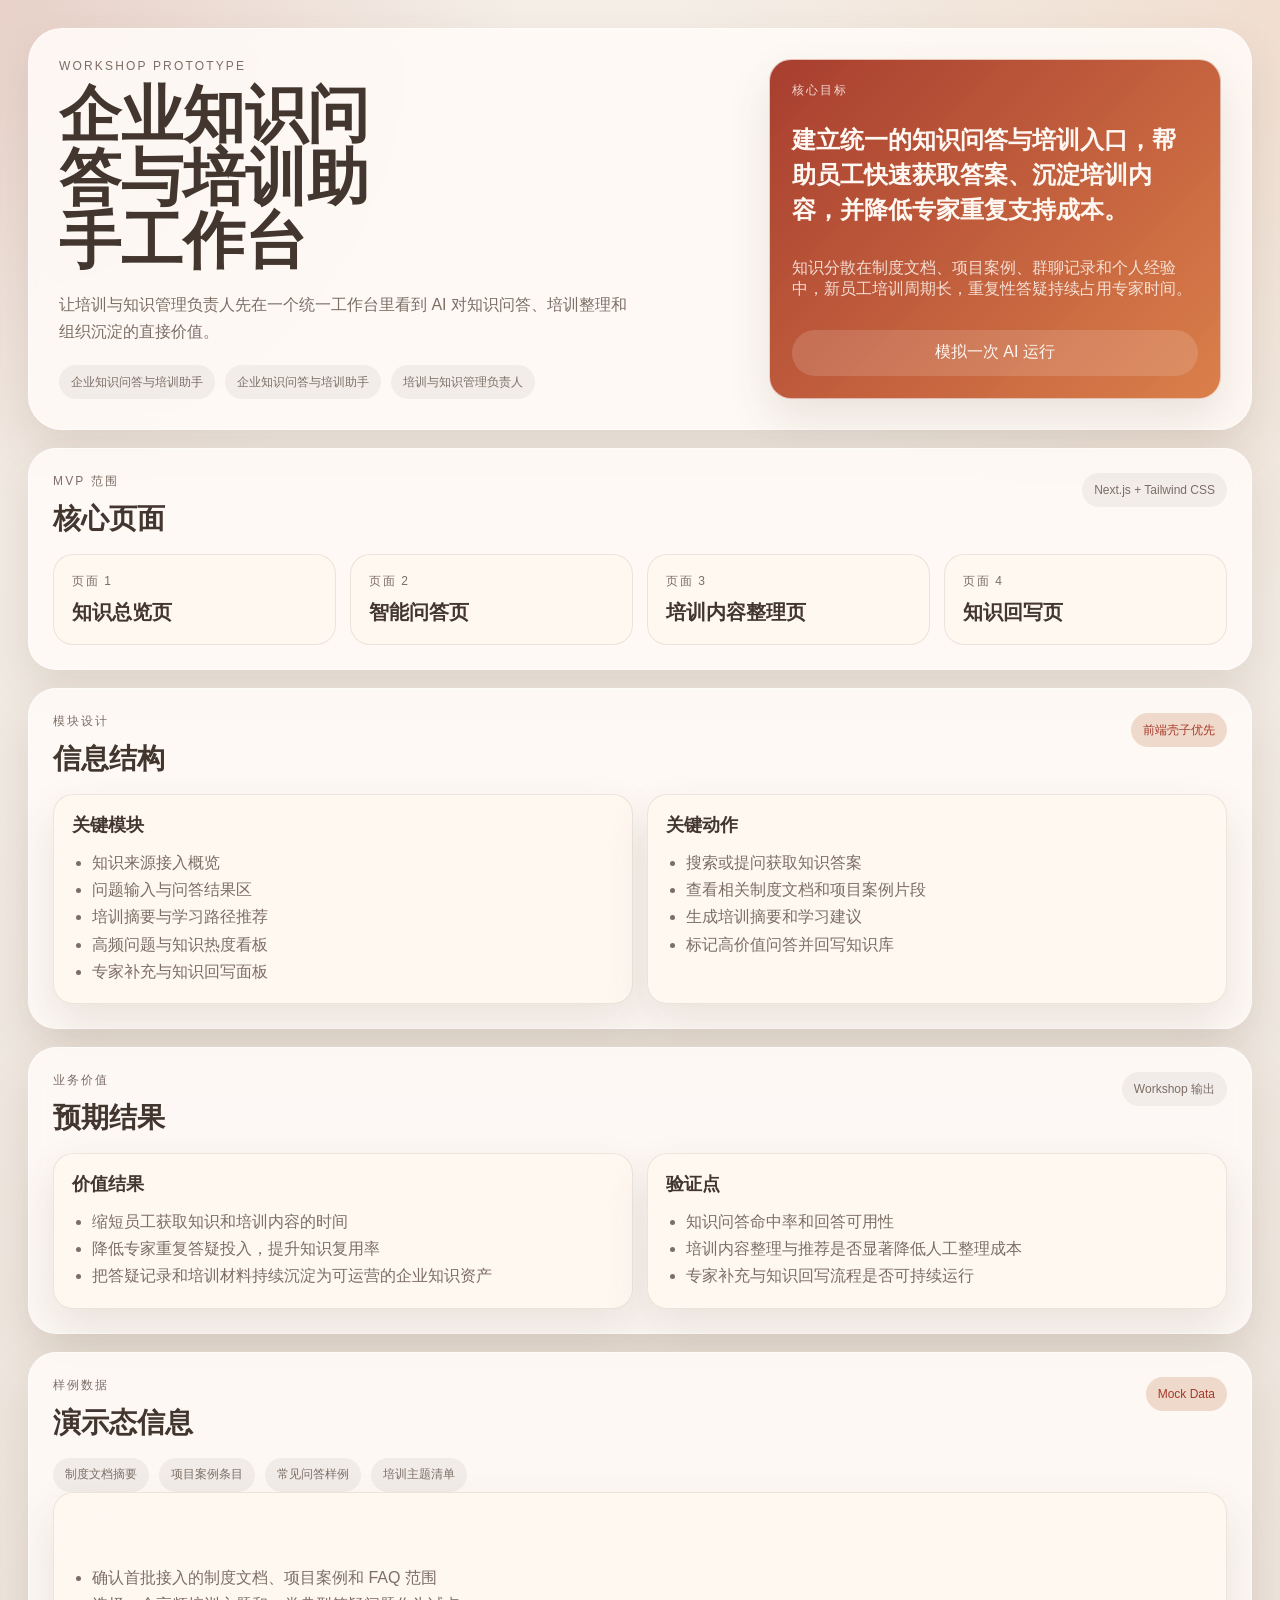
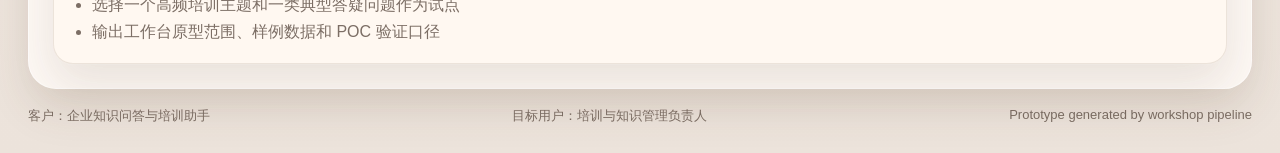
<file: ppt-generation-enterprise/workspace/企业知识问答与培训助手-企业知识问答与培训助手/mvp-prototype/index.html>
<!DOCTYPE html>
<html lang="zh-CN">
  <head>
    <meta charset="UTF-8" />
    <meta name="viewport" content="width=device-width, initial-scale=1.0" />
    <title>企业知识问答与培训助手工作台</title>
    <link rel="stylesheet" href="./styles.css" />
    <script defer src="./app.js"></script>
  </head>
  <body>
    <div class="page-shell">
      <header class="hero">
        <div class="hero-copy">
          <p class="eyebrow">WORKSHOP PROTOTYPE</p>
          <h1>企业知识问答与培训助手工作台</h1>
          <p class="hero-text">让培训与知识管理负责人先在一个统一工作台里看到 AI 对知识问答、培训整理和组织沉淀的直接价值。</p>
          <div class="hero-meta">
            <span>企业知识问答与培训助手</span>
            <span>企业知识问答与培训助手</span>
            <span>培训与知识管理负责人</span>
          </div>
        </div>
        <div class="hero-panel">
          <p class="mini-label">核心目标</p>
          <strong>建立统一的知识问答与培训入口，帮助员工快速获取答案、沉淀培训内容，并降低专家重复支持成本。</strong>
          <p>知识分散在制度文档、项目案例、群聊记录和个人经验中，新员工培训周期长，重复性答疑持续占用专家时间。</p>
          <button class="primary-button" id="simulate-button" type="button">模拟一次 AI 运行</button>
        </div>
      </header>

      <main class="content-grid">
        <section class="panel">
          <div class="section-head">
            <div>
              <p class="eyebrow">MVP 范围</p>
              <h2>核心页面</h2>
            </div>
            <span class="badge">Next.js + Tailwind CSS</span>
          </div>
          <div class="card-grid">
            <article class="info-card"><span>页面 1</span><strong>知识总览页</strong></article>
<article class="info-card"><span>页面 2</span><strong>智能问答页</strong></article>
<article class="info-card"><span>页面 3</span><strong>培训内容整理页</strong></article>
<article class="info-card"><span>页面 4</span><strong>知识回写页</strong></article>
          </div>
        </section>

        <section class="panel">
          <div class="section-head">
            <div>
              <p class="eyebrow">模块设计</p>
              <h2>信息结构</h2>
            </div>
            <span class="badge badge-soft">前端壳子优先</span>
          </div>
          <div class="two-column">
            <div class="subpanel">
              <h3>关键模块</h3>
              <ul><li>知识来源接入概览</li>
<li>问题输入与问答结果区</li>
<li>培训摘要与学习路径推荐</li>
<li>高频问题与知识热度看板</li>
<li>专家补充与知识回写面板</li></ul>
            </div>
            <div class="subpanel">
              <h3>关键动作</h3>
              <ul><li>搜索或提问获取知识答案</li>
<li>查看相关制度文档和项目案例片段</li>
<li>生成培训摘要和学习建议</li>
<li>标记高价值问答并回写知识库</li></ul>
            </div>
          </div>
        </section>

        <section class="panel">
          <div class="section-head">
            <div>
              <p class="eyebrow">业务价值</p>
              <h2>预期结果</h2>
            </div>
            <span class="badge">Workshop 输出</span>
          </div>
          <div class="two-column">
            <div class="subpanel">
              <h3>价值结果</h3>
              <ul><li>缩短员工获取知识和培训内容的时间</li>
<li>降低专家重复答疑投入，提升知识复用率</li>
<li>把答疑记录和培训材料持续沉淀为可运营的企业知识资产</li></ul>
            </div>
            <div class="subpanel">
              <h3>验证点</h3>
              <ul><li>知识问答命中率和回答可用性</li>
<li>培训内容整理与推荐是否显著降低人工整理成本</li>
<li>专家补充与知识回写流程是否可持续运行</li></ul>
            </div>
          </div>
        </section>

        <section class="panel">
          <div class="section-head">
            <div>
              <p class="eyebrow">样例数据</p>
              <h2>演示态信息</h2>
            </div>
            <span class="badge badge-soft">Mock Data</span>
          </div>
          <div class="chip-row">
            <span>制度文档摘要</span>
<span>项目案例条目</span>
<span>常见问答样例</span>
<span>培训主题清单</span>
          </div>
          <div class="subpanel accent-panel">
            <p class="mini-label">下一步</p>
            <ul><li>确认首批接入的制度文档、项目案例和 FAQ 范围</li>
<li>选择一个高频培训主题和一类典型答疑问题作为试点</li>
<li>输出工作台原型范围、样例数据和 POC 验证口径</li></ul>
          </div>
        </section>
      </main>

      <footer class="page-footer">
        <span>客户：企业知识问答与培训助手</span>
        <span>目标用户：培训与知识管理负责人</span>
        <span>Prototype generated by workshop pipeline</span>
      </footer>
    </div>
  </body>
</html>
</file>
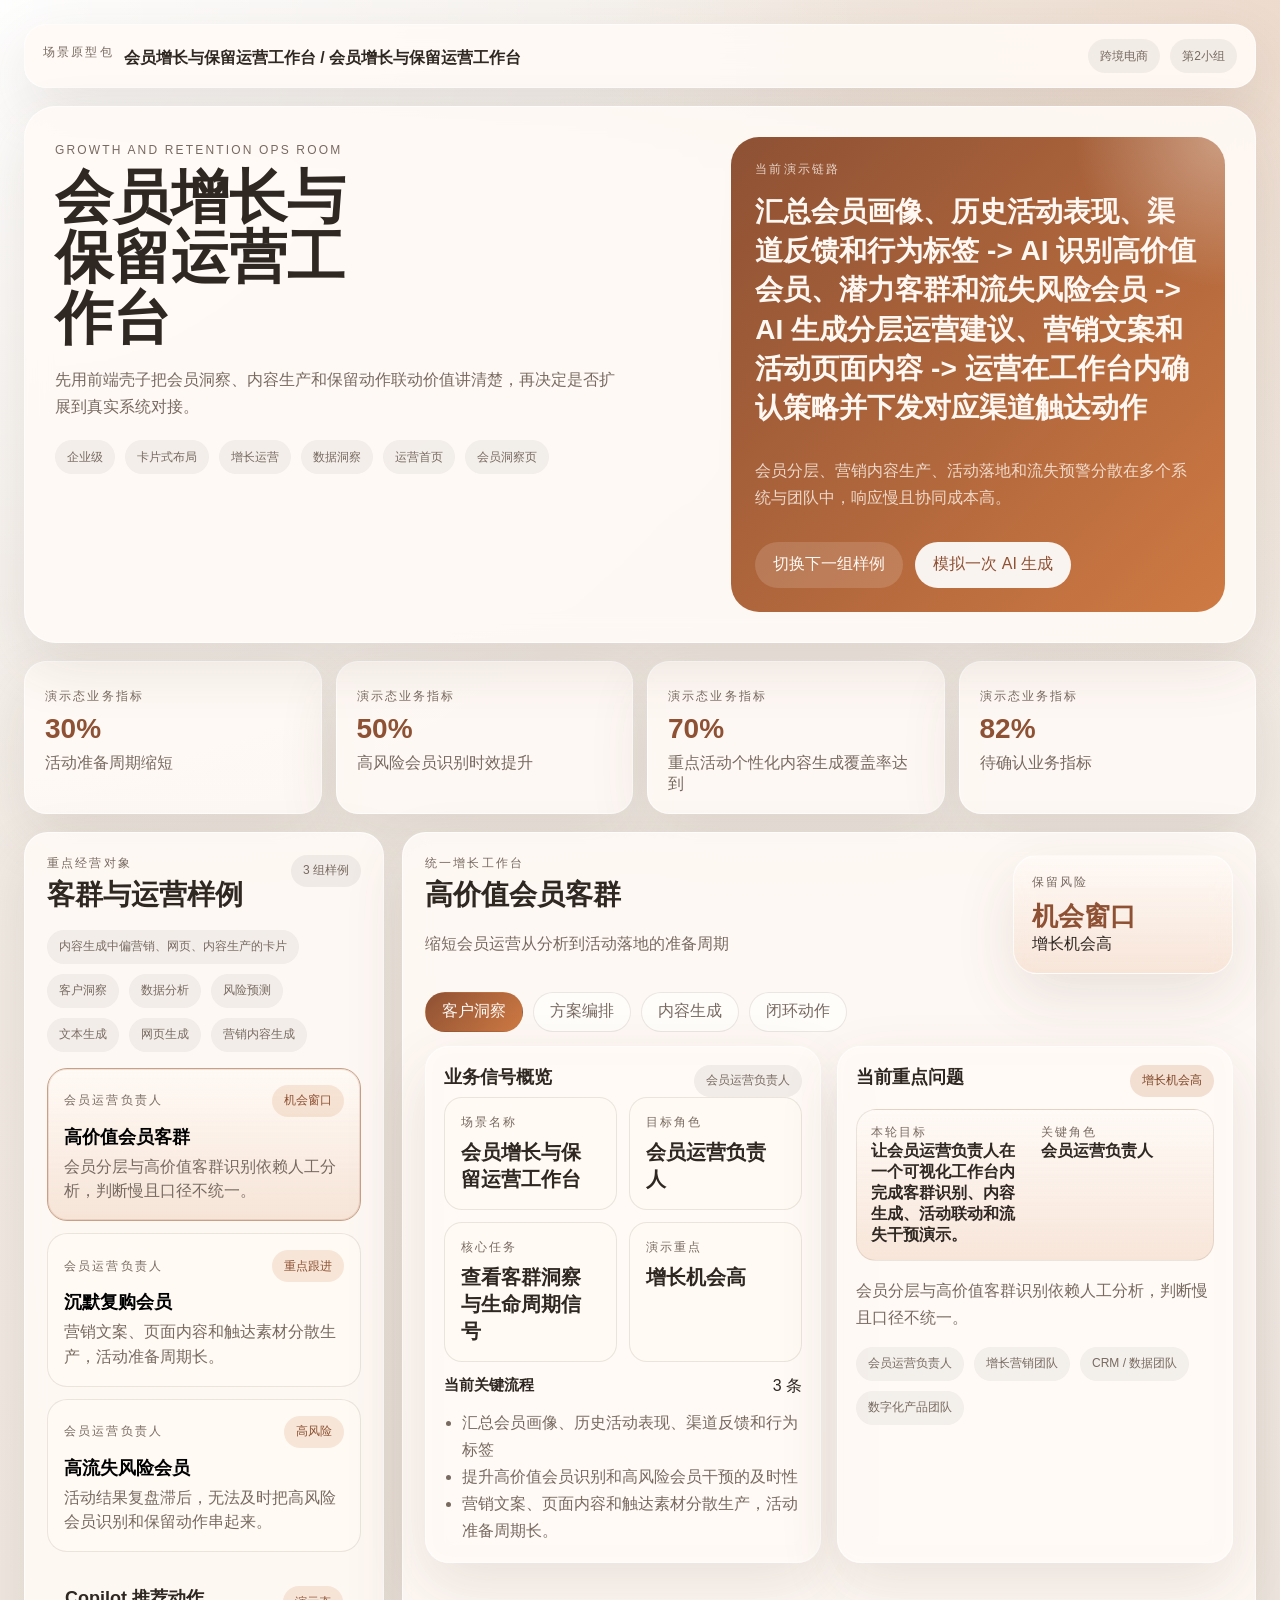
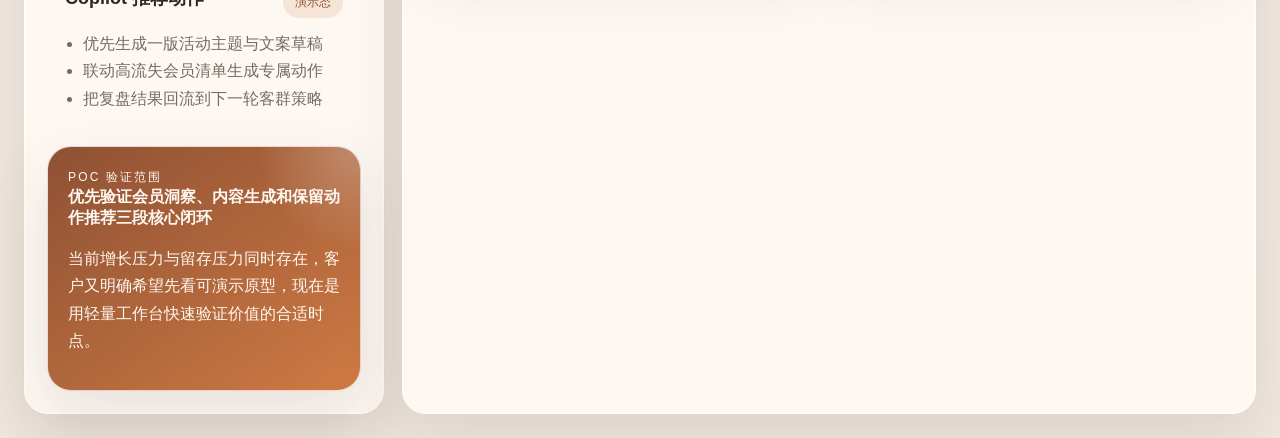
<file: ppt-generation-enterprise/workspace/会员增长与保留运营工作台-会员增长与保留运营工作台/mvp-prototype/index.html>
<!DOCTYPE html>
<html lang="zh-CN">
  <head>
    <meta charset="UTF-8" />
    <meta name="viewport" content="width=device-width, initial-scale=1.0" />
    <title>会员增长与保留运营工作台</title>
    <link rel="stylesheet" href="./styles.css" />
    <script id="prototype-data" type="application/json">{
  "variant": "growth",
  "theme": "growth",
  "context": {
    "customer": "会员增长与保留运营工作台",
    "industry": "跨境电商",
    "group_name": "第2小组",
    "scenario_name": "会员增长与保留运营工作台",
    "target_user": "会员运营负责人",
    "prototype_name": "会员增长与保留运营工作台",
    "hero_label": "GROWTH AND RETENTION OPS ROOM",
    "nav_label": "场景原型包",
    "workspace_kicker": "统一增长工作台",
    "queue_label": "重点经营对象",
    "status_label": "保留风险",
    "sidebar_title": "客群与运营样例",
    "sidebar_badge": "3 组样例",
    "run_button": "模拟一次 AI 生成",
    "cycle_button": "切换下一组样例"
  },
  "hero": {
    "goal": "让会员运营负责人在一个可视化工作台内完成客群识别、内容生成、活动联动和流失干预演示。",
    "brief": "先用前端壳子把会员洞察、内容生产和保留动作联动价值讲清楚，再决定是否扩展到真实系统对接。",
    "problem": "会员分层、营销内容生产、活动落地和流失预警分散在多个系统与团队中，响应慢且协同成本高。",
    "flow": "汇总会员画像、历史活动表现、渠道反馈和行为标签 -> AI 识别高价值会员、潜力客群和流失风险会员 -> AI 生成分层运营建议、营销文案和活动页面内容 -> 运营在工作台内确认策略并下发对应渠道触达动作",
    "tags": [
      "企业级",
      "卡片式布局",
      "增长运营",
      "数据洞察",
      "运营首页",
      "会员洞察页"
    ]
  },
  "tabs": [
    "客户洞察",
    "方案编排",
    "内容生成",
    "闭环动作"
  ],
  "kpis": [
    {
      "value": "30%",
      "label": "活动准备周期缩短",
      "detail": "演示态业务指标"
    },
    {
      "value": "50%",
      "label": "高风险会员识别时效提升",
      "detail": "演示态业务指标"
    },
    {
      "value": "70%",
      "label": "重点活动个性化内容生成覆盖率达到",
      "detail": "演示态业务指标"
    },
    {
      "value": "82%",
      "label": "待确认业务指标",
      "detail": "演示态业务指标"
    }
  ],
  "work_items": [
    {
      "name": "高价值会员客群",
      "badge": "机会窗口",
      "owner": "会员运营负责人",
      "headline": "缩短会员运营从分析到活动落地的准备周期",
      "summary": "会员分层与高价值客群识别依赖人工分析，判断慢且口径不统一。",
      "focus": "增长机会高",
      "signals": [
        "汇总会员画像、历史活动表现、渠道反馈和行为标签",
        "提升高价值会员识别和高风险会员干预的及时性",
        "营销文案、页面内容和触达素材分散生产，活动准备周期长。"
      ],
      "journey": [
        "查看客群洞察与生命周期信号",
        "生成营销内容与活动页面草稿",
        "查看结果并触发下一轮干预动作"
      ],
      "recommendations": [
        "优先生成一版活动主题与文案草稿",
        "联动高流失会员清单生成专属动作",
        "把复盘结果回流到下一轮客群策略"
      ],
      "generated_asset": {
        "title": "高价值会员客群 经营动作草案",
        "body": "缩短会员运营从分析到活动落地的准备周期"
      }
    },
    {
      "name": "沉默复购会员",
      "badge": "重点跟进",
      "owner": "会员运营负责人",
      "headline": "提升高价值会员识别和高风险会员干预的及时性",
      "summary": "营销文案、页面内容和触达素材分散生产，活动准备周期长。",
      "focus": "复购潜力待激活",
      "signals": [
        "AI 识别高价值会员、潜力客群和流失风险会员",
        "把内容生产、活动执行和复盘分析整合为统一工作台",
        "活动结果复盘滞后，无法及时把高风险会员识别和保留动作串起来。"
      ],
      "journey": [
        "查看客群洞察与生命周期信号",
        "生成营销内容与活动页面草稿",
        "查看结果并触发下一轮干预动作"
      ],
      "recommendations": [
        "优先生成一版活动主题与文案草稿",
        "联动高流失会员清单生成专属动作",
        "把复盘结果回流到下一轮客群策略"
      ],
      "generated_asset": {
        "title": "沉默复购会员 经营动作草案",
        "body": "提升高价值会员识别和高风险会员干预的及时性"
      }
    },
    {
      "name": "高流失风险会员",
      "badge": "高风险",
      "owner": "会员运营负责人",
      "headline": "把内容生产、活动执行和复盘分析整合为统一工作台",
      "summary": "活动结果复盘滞后，无法及时把高风险会员识别和保留动作串起来。",
      "focus": "需要即时保留动作",
      "signals": [
        "AI 生成分层运营建议、营销文案和活动页面内容",
        "缩短会员运营从分析到活动落地的准备周期",
        "会员分层与高价值客群识别依赖人工分析，判断慢且口径不统一。"
      ],
      "journey": [
        "查看客群洞察与生命周期信号",
        "生成营销内容与活动页面草稿",
        "查看结果并触发下一轮干预动作"
      ],
      "recommendations": [
        "优先生成一版活动主题与文案草稿",
        "联动高流失会员清单生成专属动作",
        "把复盘结果回流到下一轮客群策略"
      ],
      "generated_asset": {
        "title": "高流失风险会员 经营动作草案",
        "body": "把内容生产、活动执行和复盘分析整合为统一工作台"
      }
    }
  ],
  "active_item_name": "高价值会员客群",
  "capability_cards": [
    {
      "title": "会员洞察与客群分层",
      "body": "会员分层、价值识别与风险评分能力",
      "products": [
        "Microsoft Fabric",
        "Azure Machine Learning",
        "Azure OpenAI"
      ]
    },
    {
      "title": "营销内容与页面生成",
      "body": "营销文案、页面草案与多版本内容生成",
      "products": [
        "Azure OpenAI",
        "Azure AI Content Understanding"
      ]
    },
    {
      "title": "工作流协同与动作执行",
      "body": "活动触发、保留任务编排与结果回写闭环",
      "products": [
        "Power Automate",
        "Dynamics 365 Customer Insights"
      ]
    }
  ],
  "screen_cards": [
    {
      "title": "运营首页",
      "body": "筛选目标会员客群"
    },
    {
      "title": "会员洞察页",
      "body": "查看 AI 洞察与风险标签"
    },
    {
      "title": "内容生成页",
      "body": "生成营销文案和页面内容"
    },
    {
      "title": "保留动作与复盘页",
      "body": "确认并下发保留动作建议"
    }
  ],
  "overview": {
    "signals": [
      "汇总会员画像、历史活动表现、渠道反馈和行为标签",
      "AI 识别高价值会员、潜力客群和流失风险会员",
      "AI 生成分层运营建议、营销文案和活动页面内容",
      "运营在工作台内确认策略并下发对应渠道触达动作",
      "系统跟踪活动反馈并对重点会员自动推荐保留动作"
    ],
    "pain_points": [
      "会员分层与高价值客群识别依赖人工分析，判断慢且口径不统一。",
      "营销文案、页面内容和触达素材分散生产，活动准备周期长。",
      "活动结果复盘滞后，无法及时把高风险会员识别和保留动作串起来。"
    ],
    "outcomes": [
      "缩短会员运营从分析到活动落地的准备周期",
      "提升高价值会员识别和高风险会员干预的及时性",
      "把内容生产、活动执行和复盘分析整合为统一工作台"
    ],
    "validation_points": [
      "会员分层和流失风险识别结果是否能支持运营决策",
      "营销内容生成是否能明显缩短活动准备时间",
      "保留动作推荐是否能支撑重点会员跟进和复盘分析"
    ],
    "next_actions": [
      "明确首批会员数据与活动样例范围",
      "确定 MVP 页面结构与演示样例数据",
      "启动 2 到 4 周 POC，验证洞察、生成与保留联动效果"
    ],
    "stakeholders": [
      "会员运营负责人",
      "增长营销团队",
      "CRM / 数据团队",
      "数字化产品团队"
    ],
    "selected_cards": [
      "内容生成中偏营销、网页、内容生产的卡片",
      "客户洞察",
      "数据分析",
      "风险预测",
      "文本生成",
      "网页生成",
      "营销内容生成"
    ],
    "modules": [
      "会员分层总览卡片",
      "高价值会员与流失风险榜单",
      "活动策略与文案生成区",
      "页面内容预览区",
      "保留动作推荐区",
      "活动效果复盘区"
    ],
    "actions": [
      "筛选目标会员客群",
      "查看 AI 洞察与风险标签",
      "生成营销文案和页面内容",
      "确认并下发保留动作建议",
      "查看活动反馈与复盘结果"
    ],
    "sample_data": [
      "会员分层标签与价值评分样例",
      "历史活动效果与渠道反馈样例",
      "流失风险会员名单样例",
      "AI 生成营销文案与页面草案样例"
    ],
    "scope": "优先验证会员洞察、内容生成和保留动作推荐三段核心闭环",
    "why_now": "当前增长压力与留存压力同时存在，客户又明确希望先看可演示原型，现在是用轻量工作台快速验证价值的合适时点。",
    "deliverables": [
      "会员增长与保留运营工作台方案 PPT",
      "目标 AI Flow 讲解页",
      "轻量原型规格文档与 POC 范围建议"
    ]
  },
  "actions": [
    "触发专属优惠",
    "生成活动落地页",
    "创建 CRM 跟进任务"
  ]
}</script>
    <script defer src="./script.js"></script>
  </head>
  <body data-theme="growth">
    <div class="page-shell">
      <nav class="page-nav">
        <div class="nav-context">
          <span class="nav-label">场景原型包</span>
          <strong>会员增长与保留运营工作台 / 会员增长与保留运营工作台</strong>
        </div>
        <div class="nav-badges">
          <span>跨境电商</span>
          <span>第2小组</span>
        </div>
      </nav>

      <header class="hero-panel">
        <div class="hero-copy-block">
          <p class="eyebrow">GROWTH AND RETENTION OPS ROOM</p>
          <h1 id="hero-title"></h1>
          <p class="hero-copy" id="hero-brief"></p>
          <div class="hero-tags" id="hero-tags"></div>
        </div>

        <div class="hero-signal-panel">
          <p class="eyebrow">当前演示链路</p>
          <strong id="hero-flow"></strong>
          <p class="hero-brief" id="hero-problem"></p>
          <div class="hero-actions">
            <button id="cycle-item-button" class="primary-button" type="button">切换下一组样例</button>
            <button id="simulate-run-button" class="secondary-button" type="button">模拟一次 AI 生成</button>
          </div>
        </div>
      </header>

      <section class="kpi-strip" id="kpi-strip"></section>

      <main class="dashboard-layout">
        <aside class="panel sidebar-panel">
          <div class="panel-heading">
            <div>
              <p class="panel-kicker">重点经营对象</p>
              <h2>客群与运营样例</h2>
            </div>
            <span class="badge">3 组样例</span>
          </div>

          <div class="chip-row" id="card-chip-row"></div>
          <div class="work-item-list" id="work-item-list"></div>

          <section class="sidebar-block">
            <div class="subheading-row">
              <h3>Copilot 推荐动作</h3>
              <span class="badge badge-soft">演示态</span>
            </div>
            <ul class="bullet-list" id="recommended-actions"></ul>
          </section>

          <section class="sidebar-block accent-block">
            <p class="mini-label">POC 验证范围</p>
            <strong id="poc-focus"></strong>
            <p id="poc-note"></p>
          </section>
        </aside>

        <section class="panel workspace-panel">
          <div class="workspace-header">
            <div>
              <p class="panel-kicker">统一增长工作台</p>
              <h2 id="workspace-title"></h2>
              <p class="workspace-subtitle" id="workspace-subtitle"></p>
            </div>
            <div class="headline-card">
              <p class="mini-label">保留风险</p>
              <strong id="status-title"></strong>
              <span id="status-note"></span>
            </div>
          </div>

          <nav class="screen-nav" id="screen-nav">
            <button class="screen-button is-active" data-screen="overview" type="button">客户洞察</button>
            <button class="screen-button" data-screen="design" type="button">方案编排</button>
            <button class="screen-button" data-screen="generate" type="button">内容生成</button>
            <button class="screen-button" data-screen="closure" type="button">闭环动作</button>
          </nav>

          <section class="screen-stage">
            <article class="screen-panel is-active" data-screen-panel="overview">
              <div class="screen-grid two-up-grid">
                <section class="subpanel">
                  <div class="subheading-row">
                    <h3>业务信号概览</h3>
                    <span class="badge" id="active-owner"></span>
                  </div>
                  <div class="stat-grid" id="overview-stats"></div>
                  <div class="timeline-card">
                    <div class="subheading-row">
                      <h4>当前关键流程</h4>
                      <span id="signal-count"></span>
                    </div>
                    <ul class="timeline-list" id="signal-list"></ul>
                  </div>
                </section>

                <section class="subpanel">
                  <div class="subheading-row">
                    <h3>当前重点问题</h3>
                    <span class="badge badge-warm" id="focus-badge"></span>
                  </div>
                  <div class="highlight-block">
                    <div>
                      <p class="mini-label">本轮目标</p>
                      <strong id="goal-title"></strong>
                    </div>
                    <div>
                      <p class="mini-label">关键角色</p>
                      <strong id="target-user"></strong>
                    </div>
                  </div>
                  <p class="summary-text" id="problem-summary"></p>
                  <div class="tag-cloud" id="stakeholder-tags"></div>
                </section>
              </div>
            </article>

            <article class="screen-panel" data-screen-panel="design">
              <div class="screen-grid two-up-grid">
                <section class="subpanel">
                  <div class="subheading-row">
                    <h3>方案路径与业务编排</h3>
                    <span class="badge">方案结构</span>
                  </div>
                  <div class="journey-stack" id="journey-stack"></div>
                </section>

                <section class="subpanel">
                  <div class="subheading-row">
                    <h3>能力与产品承接</h3>
                    <span class="badge badge-soft">MVP 范围</span>
                  </div>
                  <div class="capability-grid" id="capability-grid"></div>
                </section>
              </div>
            </article>

            <article class="screen-panel" data-screen-panel="generate">
              <div class="screen-grid two-up-grid">
                <section class="subpanel">
                  <div class="subheading-row">
                    <h3>当前生成结果</h3>
                    <span class="badge">工作台输出</span>
                  </div>
                  <div class="content-card">
                    <p class="mini-label">主输出</p>
                    <strong id="generated-title"></strong>
                    <p id="generated-body"></p>
                  </div>
                  <div class="action-stack" id="action-stack"></div>
                </section>

                <section class="subpanel">
                  <div class="subheading-row">
                    <h3>原型页面结构</h3>
                    <span class="badge badge-soft">可演示</span>
                  </div>
                  <div class="preview-grid" id="screen-card-grid"></div>
                  <div class="mock-data-card">
                    <p class="mini-label">样例数据</p>
                    <div class="chip-row" id="sample-data-row"></div>
                  </div>
                </section>
              </div>
            </article>

            <article class="screen-panel" data-screen-panel="closure">
              <div class="screen-grid two-up-grid">
                <section class="subpanel">
                  <div class="subheading-row">
                    <h3>验证点与业务结果</h3>
                    <span class="badge badge-warm">POC</span>
                  </div>
                  <div class="closure-columns">
                    <div>
                      <p class="mini-label">预期结果</p>
                      <ul class="bullet-list" id="outcome-list"></ul>
                    </div>
                    <div>
                      <p class="mini-label">验证重点</p>
                      <ul class="bullet-list" id="validation-list"></ul>
                    </div>
                  </div>
                </section>

                <section class="subpanel">
                  <div class="subheading-row">
                    <h3>下一步动作与运行日志</h3>
                    <span class="badge">实时 mock</span>
                  </div>
                  <ul class="bullet-list" id="next-action-list"></ul>
                  <div class="execution-card">
                    <p class="mini-label">运行日志</p>
                    <strong id="execution-status"></strong>
                    <ul class="execution-list" id="execution-list"></ul>
                  </div>
                </section>
              </div>
            </article>
          </section>
        </section>
      </main>
    </div>
  </body>
</html>
</file>
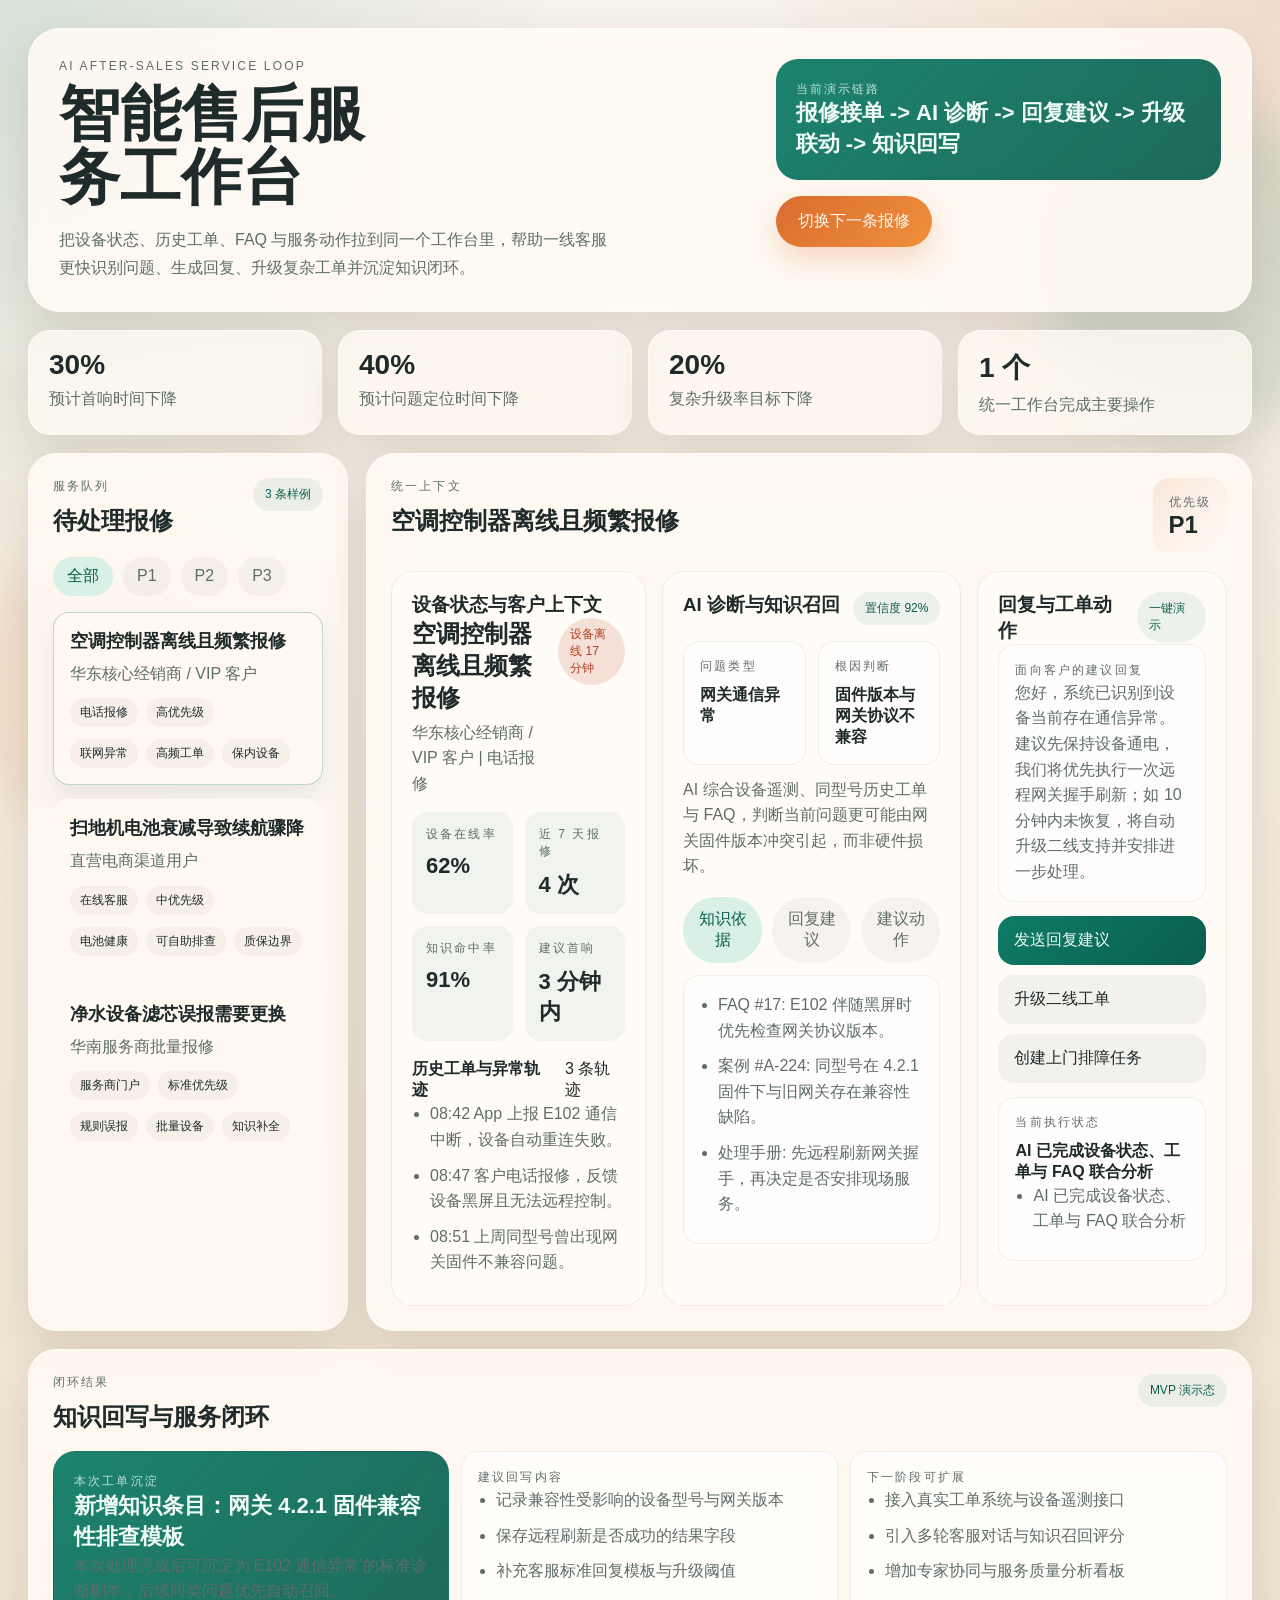
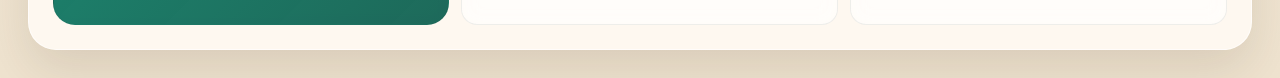
<file: ppt-generation-enterprise/workspace/某消费电子客户-智能售后服务闭环/mvp-prototype/index.html>
<!DOCTYPE html>
<html lang="zh-CN">
  <head>
    <meta charset="UTF-8" />
    <meta name="viewport" content="width=device-width, initial-scale=1.0" />
    <title>智能售后服务工作台 MVP</title>
    <link rel="stylesheet" href="./styles.css" />
    <script defer src="./script.js"></script>
  </head>
  <body>
    <div class="page-shell">
      <header class="hero">
        <div>
          <p class="eyebrow">AI AFTER-SALES SERVICE LOOP</p>
          <h1>智能售后服务工作台</h1>
          <p class="hero-copy">
            把设备状态、历史工单、FAQ 与服务动作拉到同一个工作台里，帮助一线客服更快识别问题、生成回复、升级复杂工单并沉淀知识闭环。
          </p>
        </div>
        <div class="hero-actions">
          <div class="signal-card">
            <span class="signal-label">当前演示链路</span>
            <strong>报修接单 -> AI 诊断 -> 回复建议 -> 升级联动 -> 知识回写</strong>
          </div>
          <button id="next-case-button" class="primary-button" type="button">切换下一条报修</button>
        </div>
      </header>

      <section class="kpi-strip" id="kpi-strip"></section>

      <main class="dashboard-layout">
        <aside class="panel case-panel">
          <div class="panel-header">
            <div>
              <p class="panel-kicker">服务队列</p>
              <h2>待处理报修</h2>
            </div>
            <span class="badge">3 条样例</span>
          </div>
          <div class="chip-row" id="filter-row"></div>
          <div class="case-list" id="case-list"></div>
        </aside>

        <section class="panel workspace-panel">
          <div class="panel-header workspace-head">
            <div>
              <p class="panel-kicker">统一上下文</p>
              <h2 id="workspace-title"></h2>
            </div>
            <div class="priority-block">
              <span class="priority-label">优先级</span>
              <strong id="priority-value"></strong>
            </div>
          </div>

          <div class="workspace-grid">
            <section class="subpanel context-panel">
              <h3>设备状态与客户上下文</h3>
              <div class="device-hero">
                <div>
                  <p class="device-name" id="device-name"></p>
                  <p class="device-meta" id="device-meta"></p>
                </div>
                <span class="status-pill" id="device-status"></span>
              </div>
              <div class="stats-grid" id="device-stats"></div>
              <div class="timeline-block">
                <div class="subpanel-title-row">
                  <h4>历史工单与异常轨迹</h4>
                  <span id="history-count"></span>
                </div>
                <ul class="timeline-list" id="history-timeline"></ul>
              </div>
            </section>

            <section class="subpanel diagnosis-panel">
              <div class="subpanel-title-row">
                <h3>AI 诊断与知识召回</h3>
                <span class="badge" id="diagnosis-confidence"></span>
              </div>
              <div class="diagnosis-highlight">
                <div>
                  <p class="mini-label">问题类型</p>
                  <strong id="diagnosis-type"></strong>
                </div>
                <div>
                  <p class="mini-label">根因判断</p>
                  <strong id="diagnosis-root-cause"></strong>
                </div>
              </div>
              <p class="summary-text" id="diagnosis-summary"></p>
              <div class="tab-row" id="tab-row">
                <button class="tab-button is-active" data-tab="knowledge" type="button">知识依据</button>
                <button class="tab-button" data-tab="reply" type="button">回复建议</button>
                <button class="tab-button" data-tab="actions" type="button">建议动作</button>
              </div>
              <div class="tab-card" id="tab-content"></div>
            </section>

            <section class="subpanel action-panel">
              <div class="subpanel-title-row">
                <h3>回复与工单动作</h3>
                <span class="badge">一键演示</span>
              </div>
              <div class="response-card">
                <p class="mini-label">面向客户的建议回复</p>
                <p id="reply-preview"></p>
              </div>
              <div class="action-buttons">
                <button class="action-button primary-action" data-action="send-reply" type="button">发送回复建议</button>
                <button class="action-button" data-action="escalate" type="button">升级二线工单</button>
                <button class="action-button" data-action="create-task" type="button">创建上门排障任务</button>
              </div>
              <div class="execution-card">
                <p class="mini-label">当前执行状态</p>
                <strong id="execution-status"></strong>
                <ul class="execution-list" id="execution-list"></ul>
              </div>
            </section>
          </div>
        </section>
      </main>

      <section class="panel closure-panel">
        <div class="panel-header">
          <div>
            <p class="panel-kicker">闭环结果</p>
            <h2>知识回写与服务闭环</h2>
          </div>
          <span class="badge">MVP 演示态</span>
        </div>
        <div class="closure-grid">
          <div class="closure-card emphasis-card">
            <p class="mini-label">本次工单沉淀</p>
            <strong id="closure-title"></strong>
            <p id="closure-summary"></p>
          </div>
          <div class="closure-card">
            <p class="mini-label">建议回写内容</p>
            <ul id="closure-points" class="bullet-list"></ul>
          </div>
          <div class="closure-card">
            <p class="mini-label">下一阶段可扩展</p>
            <ul class="bullet-list">
              <li>接入真实工单系统与设备遥测接口</li>
              <li>引入多轮客服对话与知识召回评分</li>
              <li>增加专家协同与服务质量分析看板</li>
            </ul>
          </div>
        </div>
      </section>
    </div>
  </body>
</html>
</file>
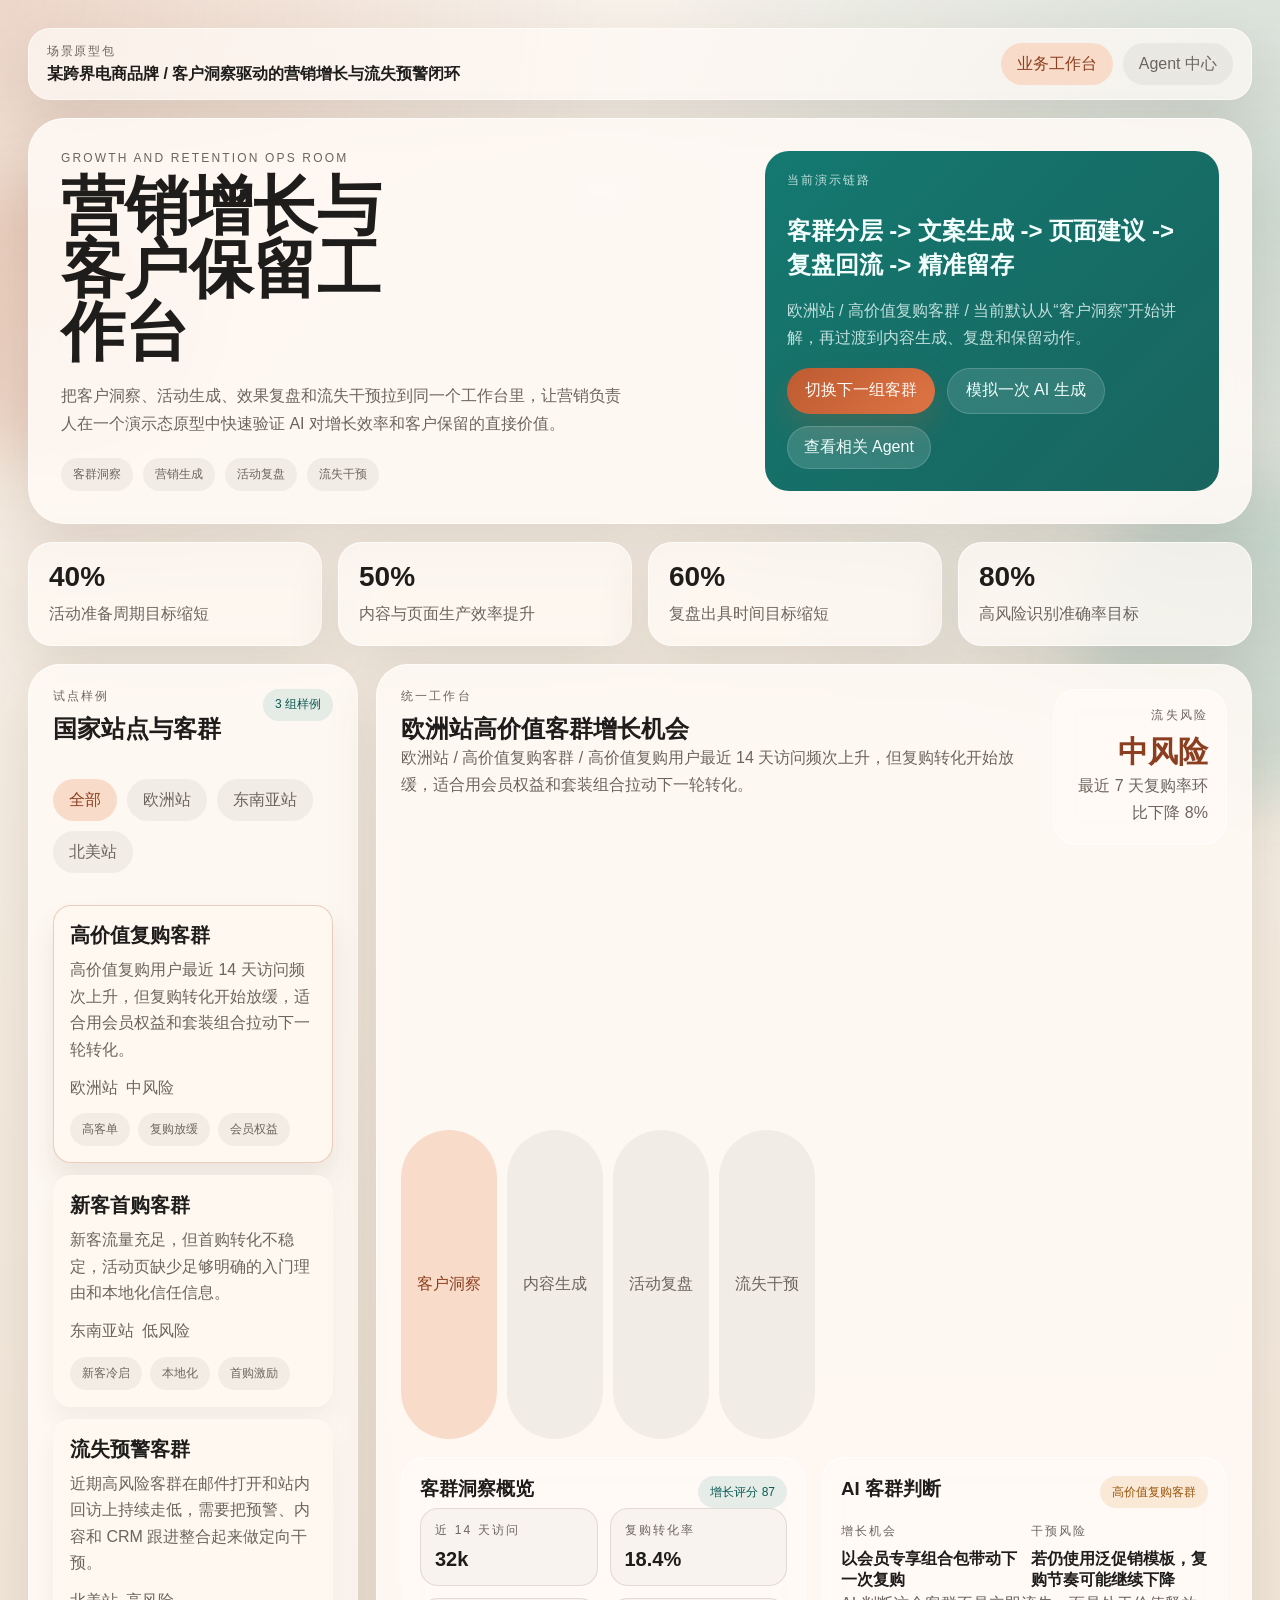
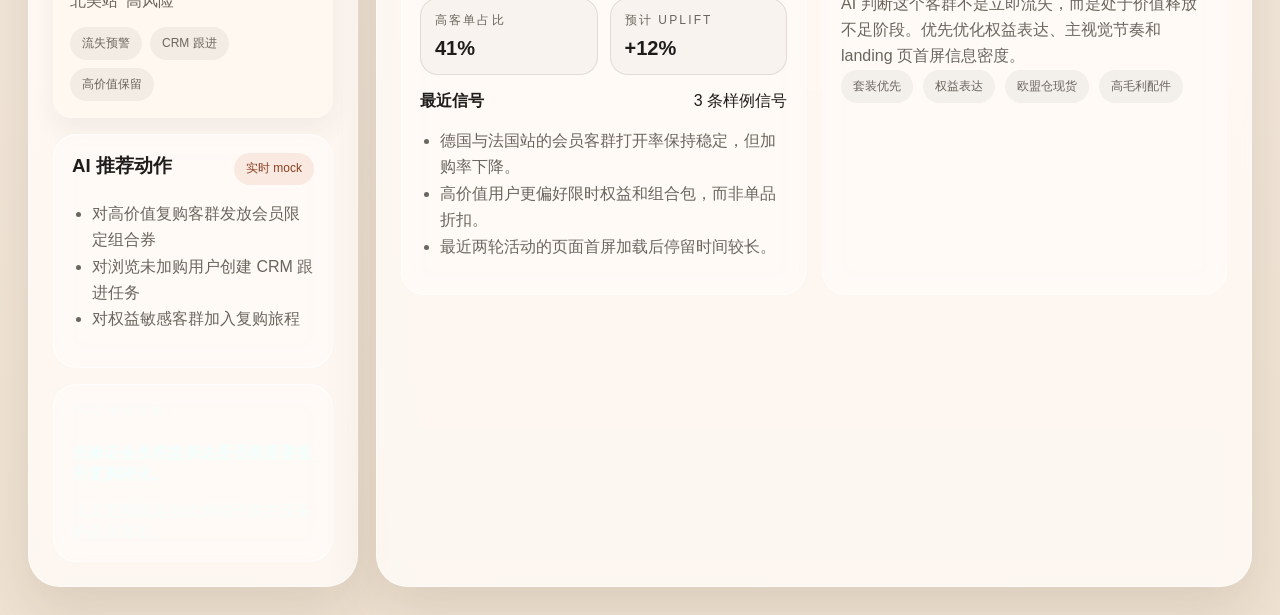
<file: ppt-generation-enterprise/workspace/某跨界电商品牌-客户洞察驱动的营销增长与流失预警闭环/mvp-prototype/index.html>
<!DOCTYPE html>
<html lang="zh-CN">
  <head>
    <meta charset="UTF-8" />
    <meta name="viewport" content="width=device-width, initial-scale=1.0" />
    <title>营销增长与客户保留工作台 MVP</title>
    <link rel="stylesheet" href="./styles.css" />
    <script defer src="./script.js"></script>
  </head>
  <body>
    <div class="page-shell">
      <nav class="page-nav">
        <div class="nav-context">
          <span class="nav-label">场景原型包</span>
          <strong>某跨界电商品牌 / 客户洞察驱动的营销增长与流失预警闭环</strong>
        </div>
        <div class="nav-links">
          <a class="nav-link is-active" href="./index.html">业务工作台</a>
          <a class="nav-link" href="./agent-center.html">Agent 中心</a>
        </div>
      </nav>

      <header class="hero-panel">
        <div class="hero-copy-block">
          <p class="eyebrow">GROWTH AND RETENTION OPS ROOM</p>
          <h1>营销增长与客户保留工作台</h1>
          <p class="hero-copy">
            把客户洞察、活动生成、效果复盘和流失干预拉到同一个工作台里，让营销负责人在一个演示态原型中快速验证 AI 对增长效率和客户保留的直接价值。
          </p>
          <div class="hero-tags">
            <span>客群洞察</span>
            <span>营销生成</span>
            <span>活动复盘</span>
            <span>流失干预</span>
          </div>
        </div>

        <div class="hero-signal-panel">
          <p class="eyebrow">当前演示链路</p>
          <strong id="hero-flow"></strong>
          <p class="hero-brief" id="hero-brief"></p>
          <div class="hero-actions">
            <button id="next-segment-button" class="primary-button" type="button">切换下一组客群</button>
            <button id="trigger-run-button" class="secondary-button" type="button">模拟一次 AI 生成</button>
            <a class="ghost-link-button" href="./agent-center.html">查看相关 Agent</a>
          </div>
        </div>
      </header>

      <section class="kpi-strip" id="kpi-strip"></section>

      <main class="dashboard-layout">
        <aside class="panel sidebar-panel">
          <div class="panel-heading">
            <div>
              <p class="panel-kicker">试点样例</p>
              <h2>国家站点与客群</h2>
            </div>
            <span class="badge">3 组样例</span>
          </div>

          <div class="chip-row" id="market-filter-row"></div>
          <div class="segment-list" id="segment-list"></div>

          <section class="sidebar-block">
            <div class="subheading-row">
              <h3>AI 推荐动作</h3>
              <span class="badge badge-soft">实时 mock</span>
            </div>
            <ul class="bullet-list" id="recommended-actions"></ul>
          </section>

          <section class="sidebar-block accent-block">
            <p class="mini-label">POC 验证目标</p>
            <strong id="poc-focus"></strong>
            <p id="poc-note"></p>
          </section>
        </aside>

        <section class="panel workspace-panel">
          <div class="workspace-header">
            <div>
              <p class="panel-kicker">统一工作台</p>
              <h2 id="workspace-title"></h2>
              <p class="workspace-subtitle" id="workspace-subtitle"></p>
            </div>
            <div class="headline-card">
              <p class="mini-label">流失风险</p>
              <strong id="risk-level"></strong>
              <span id="risk-note"></span>
            </div>
          </div>

          <nav class="screen-nav" id="screen-nav">
            <button class="screen-button is-active" data-screen="insight" type="button">客户洞察</button>
            <button class="screen-button" data-screen="content" type="button">内容生成</button>
            <button class="screen-button" data-screen="analysis" type="button">活动复盘</button>
            <button class="screen-button" data-screen="retention" type="button">流失干预</button>
          </nav>

          <section class="screen-stage">
            <article class="screen-panel is-active" data-screen-panel="insight">
              <div class="screen-grid insight-grid">
                <section class="subpanel">
                  <div class="subheading-row">
                    <h3>客群洞察概览</h3>
                    <span class="badge" id="segment-score"></span>
                  </div>
                  <div class="stat-grid" id="insight-stats"></div>
                  <div class="timeline-card">
                    <div class="subheading-row">
                      <h4>最近信号</h4>
                      <span id="signal-count"></span>
                    </div>
                    <ul class="timeline-list" id="signal-list"></ul>
                  </div>
                </section>

                <section class="subpanel">
                  <div class="subheading-row">
                    <h3>AI 客群判断</h3>
                    <span class="badge badge-warm" id="persona-badge"></span>
                  </div>
                  <div class="highlight-block">
                    <div>
                      <p class="mini-label">增长机会</p>
                      <strong id="growth-opportunity"></strong>
                    </div>
                    <div>
                      <p class="mini-label">干预风险</p>
                      <strong id="retention-risk"></strong>
                    </div>
                  </div>
                  <p class="summary-text" id="insight-summary"></p>
                  <div class="tag-cloud" id="insight-tags"></div>
                </section>
              </div>
            </article>

            <article class="screen-panel" data-screen-panel="content">
              <div class="screen-grid content-grid">
                <section class="subpanel">
                  <div class="subheading-row">
                    <h3>活动策略与文案方向</h3>
                    <span class="badge">AI 输出</span>
                  </div>
                  <div class="content-card">
                    <p class="mini-label">主活动主题</p>
                    <strong id="campaign-theme"></strong>
                    <p id="campaign-copy"></p>
                  </div>
                  <div class="content-card">
                    <p class="mini-label">首屏标题</p>
                    <strong id="headline-copy"></strong>
                    <p id="subhead-copy"></p>
                  </div>
                </section>

                <section class="subpanel">
                  <div class="subheading-row">
                    <h3>页面与素材建议</h3>
                    <span class="badge badge-soft">落地页原型</span>
                  </div>
                  <div class="landing-preview">
                    <div class="preview-hero">
                      <p class="mini-label">页面焦点</p>
                      <strong id="landing-focus"></strong>
                      <p id="landing-summary"></p>
                    </div>
                    <div class="preview-grid" id="landing-sections"></div>
                  </div>
                </section>
              </div>
            </article>

            <article class="screen-panel" data-screen-panel="analysis">
              <div class="screen-grid analysis-grid">
                <section class="subpanel">
                  <div class="subheading-row">
                    <h3>活动效果复盘</h3>
                    <span class="badge badge-soft">近 7 天</span>
                  </div>
                  <div class="metric-columns" id="analysis-metrics"></div>
                </section>

                <section class="subpanel">
                  <div class="subheading-row">
                    <h3>下一轮优化建议</h3>
                    <span class="badge badge-warm">策略回流</span>
                  </div>
                  <ul class="bullet-list" id="analysis-learnings"></ul>
                  <div class="quote-card" id="optimization-note"></div>
                </section>
              </div>
            </article>

            <article class="screen-panel" data-screen-panel="retention">
              <div class="screen-grid retention-grid">
                <section class="subpanel">
                  <div class="subheading-row">
                    <h3>高风险客户清单</h3>
                    <span class="badge badge-warm" id="retention-count"></span>
                  </div>
                  <div class="customer-list" id="retention-list"></div>
                </section>

                <section class="subpanel">
                  <div class="subheading-row">
                    <h3>干预动作中心</h3>
                    <span class="badge">模拟执行</span>
                  </div>
                  <div class="action-stack">
                    <button class="action-button primary-action" data-action="trigger-offer" type="button">触发专属优惠</button>
                    <button class="action-button" data-action="create-task" type="button">创建 CRM 跟进任务</button>
                    <button class="action-button" data-action="launch-journey" type="button">加入保留旅程</button>
                  </div>
                  <div class="execution-card">
                    <p class="mini-label">执行状态</p>
                    <strong id="execution-status"></strong>
                    <ul class="execution-list" id="execution-list"></ul>
                  </div>
                </section>
              </div>
            </article>
          </section>
        </section>
      </main>
    </div>
  </body>
</html>
</file>
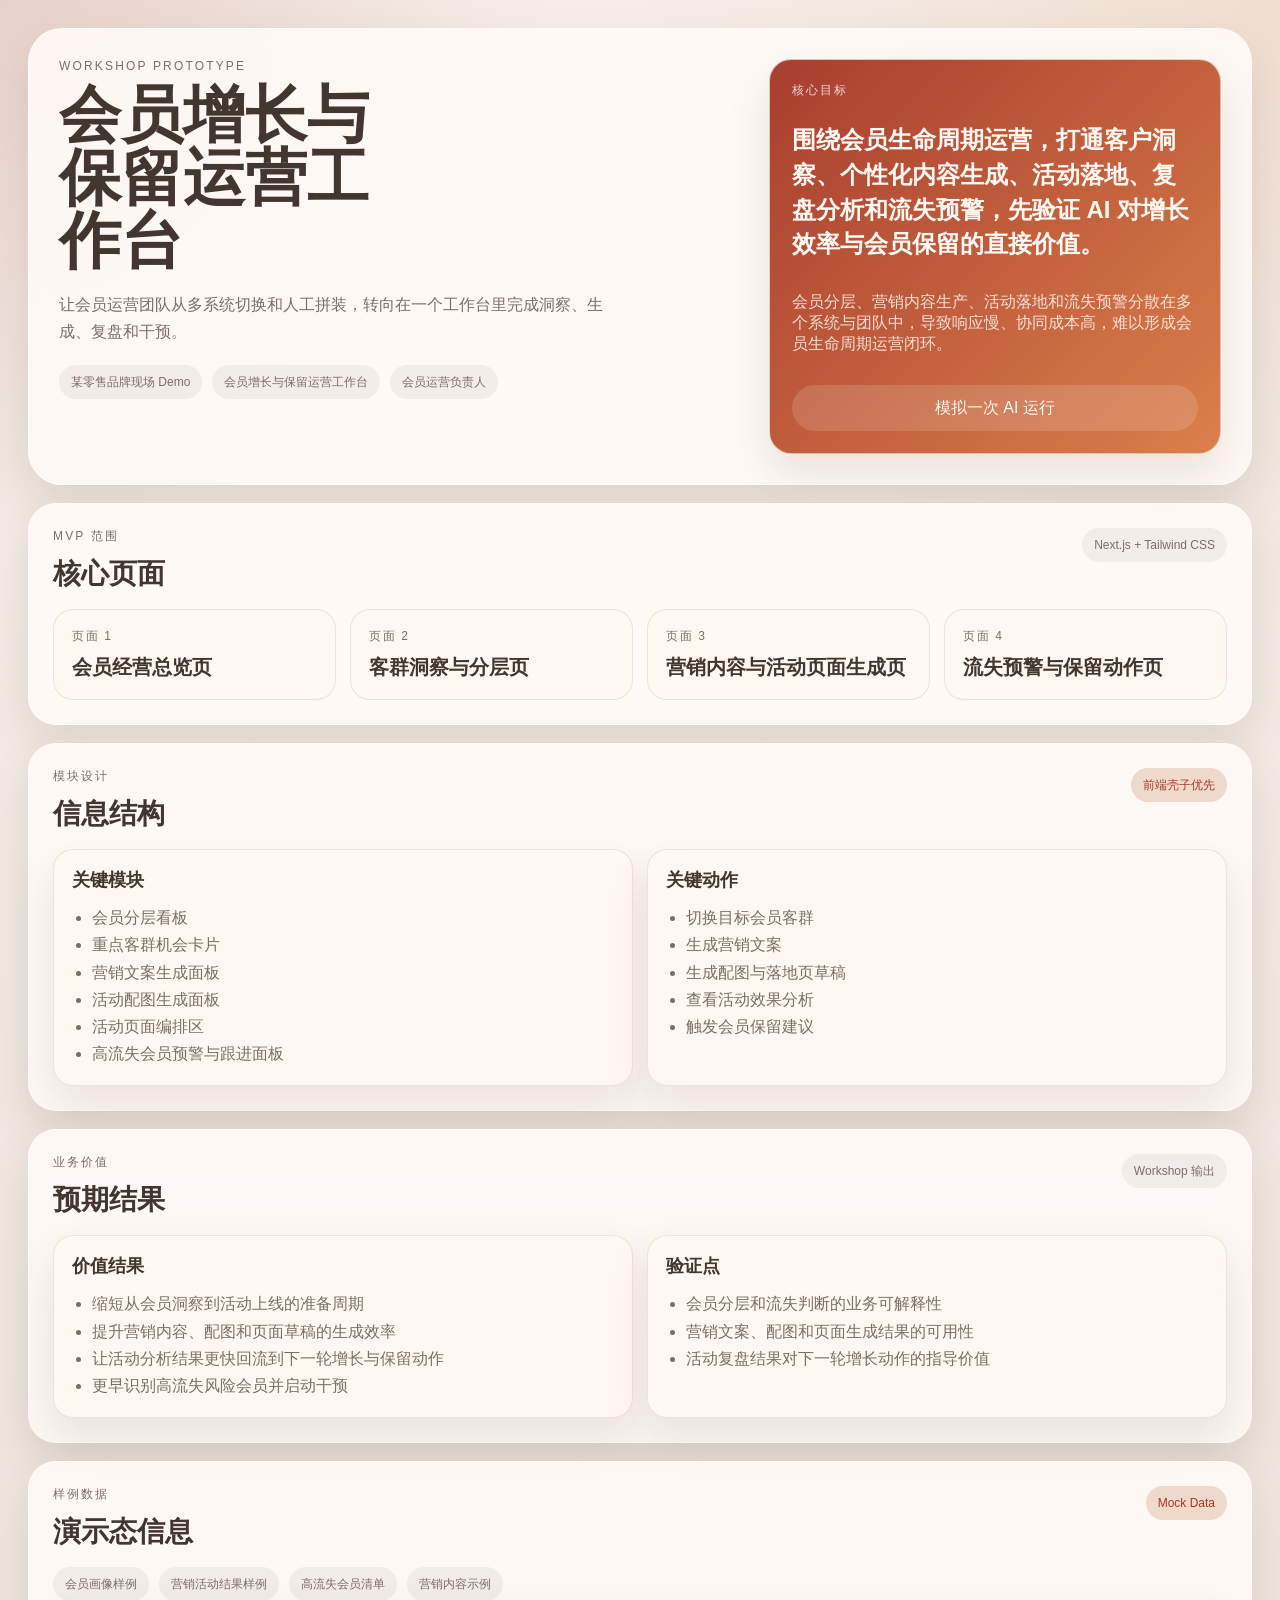
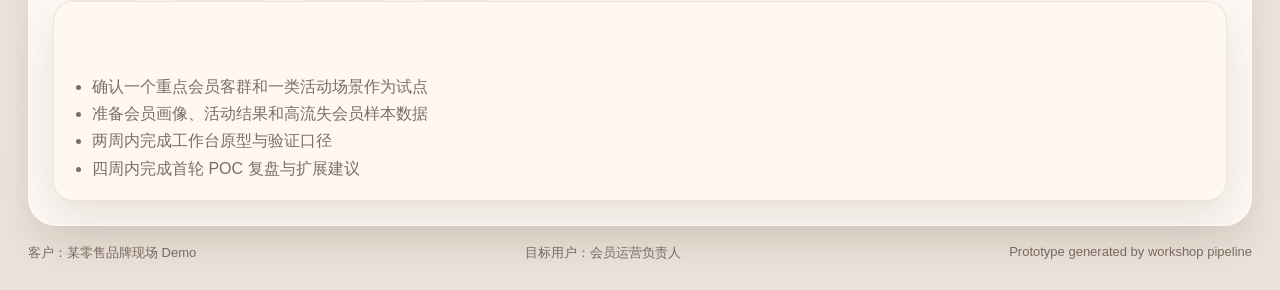
<file: ppt-generation-enterprise/workspace/某零售品牌现场 Demo-会员增长与保留运营工作台/mvp-prototype/index.html>
<!DOCTYPE html>
<html lang="zh-CN">
  <head>
    <meta charset="UTF-8" />
    <meta name="viewport" content="width=device-width, initial-scale=1.0" />
    <title>会员增长与保留运营工作台</title>
    <link rel="stylesheet" href="./styles.css" />
    <script defer src="./app.js"></script>
  </head>
  <body>
    <div class="page-shell">
      <header class="hero">
        <div class="hero-copy">
          <p class="eyebrow">WORKSHOP PROTOTYPE</p>
          <h1>会员增长与保留运营工作台</h1>
          <p class="hero-text">让会员运营团队从多系统切换和人工拼装，转向在一个工作台里完成洞察、生成、复盘和干预。</p>
          <div class="hero-meta">
            <span>某零售品牌现场 Demo</span>
            <span>会员增长与保留运营工作台</span>
            <span>会员运营负责人</span>
          </div>
        </div>
        <div class="hero-panel">
          <p class="mini-label">核心目标</p>
          <strong>围绕会员生命周期运营，打通客户洞察、个性化内容生成、活动落地、复盘分析和流失预警，先验证 AI 对增长效率与会员保留的直接价值。</strong>
          <p>会员分层、营销内容生产、活动落地和流失预警分散在多个系统与团队中，导致响应慢、协同成本高，难以形成会员生命周期运营闭环。</p>
          <button class="primary-button" id="simulate-button" type="button">模拟一次 AI 运行</button>
        </div>
      </header>

      <main class="content-grid">
        <section class="panel">
          <div class="section-head">
            <div>
              <p class="eyebrow">MVP 范围</p>
              <h2>核心页面</h2>
            </div>
            <span class="badge">Next.js + Tailwind CSS</span>
          </div>
          <div class="card-grid">
            <article class="info-card"><span>页面 1</span><strong>会员经营总览页</strong></article>
<article class="info-card"><span>页面 2</span><strong>客群洞察与分层页</strong></article>
<article class="info-card"><span>页面 3</span><strong>营销内容与活动页面生成页</strong></article>
<article class="info-card"><span>页面 4</span><strong>流失预警与保留动作页</strong></article>
          </div>
        </section>

        <section class="panel">
          <div class="section-head">
            <div>
              <p class="eyebrow">模块设计</p>
              <h2>信息结构</h2>
            </div>
            <span class="badge badge-soft">前端壳子优先</span>
          </div>
          <div class="two-column">
            <div class="subpanel">
              <h3>关键模块</h3>
              <ul><li>会员分层看板</li>
<li>重点客群机会卡片</li>
<li>营销文案生成面板</li>
<li>活动配图生成面板</li>
<li>活动页面编排区</li>
<li>高流失会员预警与跟进面板</li></ul>
            </div>
            <div class="subpanel">
              <h3>关键动作</h3>
              <ul><li>切换目标会员客群</li>
<li>生成营销文案</li>
<li>生成配图与落地页草稿</li>
<li>查看活动效果分析</li>
<li>触发会员保留建议</li></ul>
            </div>
          </div>
        </section>

        <section class="panel">
          <div class="section-head">
            <div>
              <p class="eyebrow">业务价值</p>
              <h2>预期结果</h2>
            </div>
            <span class="badge">Workshop 输出</span>
          </div>
          <div class="two-column">
            <div class="subpanel">
              <h3>价值结果</h3>
              <ul><li>缩短从会员洞察到活动上线的准备周期</li>
<li>提升营销内容、配图和页面草稿的生成效率</li>
<li>让活动分析结果更快回流到下一轮增长与保留动作</li>
<li>更早识别高流失风险会员并启动干预</li></ul>
            </div>
            <div class="subpanel">
              <h3>验证点</h3>
              <ul><li>会员分层和流失判断的业务可解释性</li>
<li>营销文案、配图和页面生成结果的可用性</li>
<li>活动复盘结果对下一轮增长动作的指导价值</li></ul>
            </div>
          </div>
        </section>

        <section class="panel">
          <div class="section-head">
            <div>
              <p class="eyebrow">样例数据</p>
              <h2>演示态信息</h2>
            </div>
            <span class="badge badge-soft">Mock Data</span>
          </div>
          <div class="chip-row">
            <span>会员画像样例</span>
<span>营销活动结果样例</span>
<span>高流失会员清单</span>
<span>营销内容示例</span>
          </div>
          <div class="subpanel accent-panel">
            <p class="mini-label">下一步</p>
            <ul><li>确认一个重点会员客群和一类活动场景作为试点</li>
<li>准备会员画像、活动结果和高流失会员样本数据</li>
<li>两周内完成工作台原型与验证口径</li>
<li>四周内完成首轮 POC 复盘与扩展建议</li></ul>
          </div>
        </section>
      </main>

      <footer class="page-footer">
        <span>客户：某零售品牌现场 Demo</span>
        <span>目标用户：会员运营负责人</span>
        <span>Prototype generated by workshop pipeline</span>
      </footer>
    </div>
  </body>
</html>
</file>
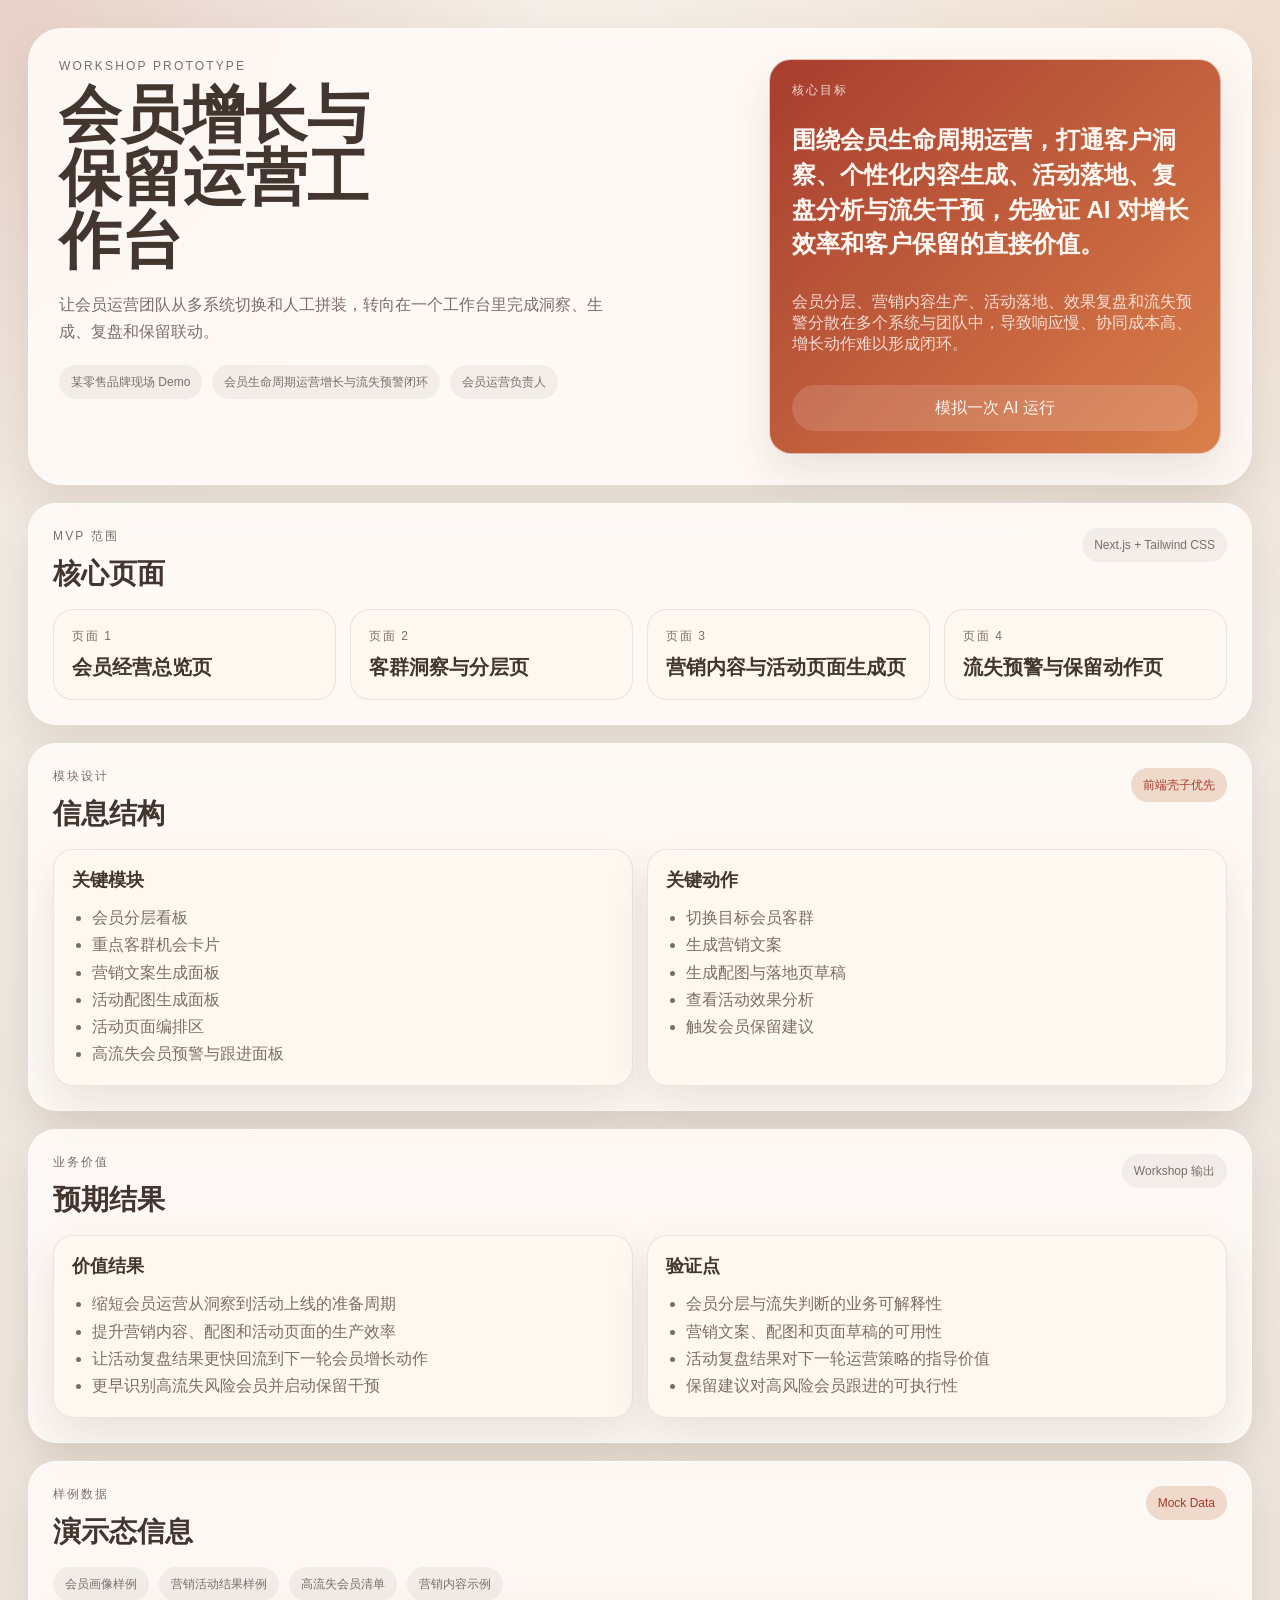
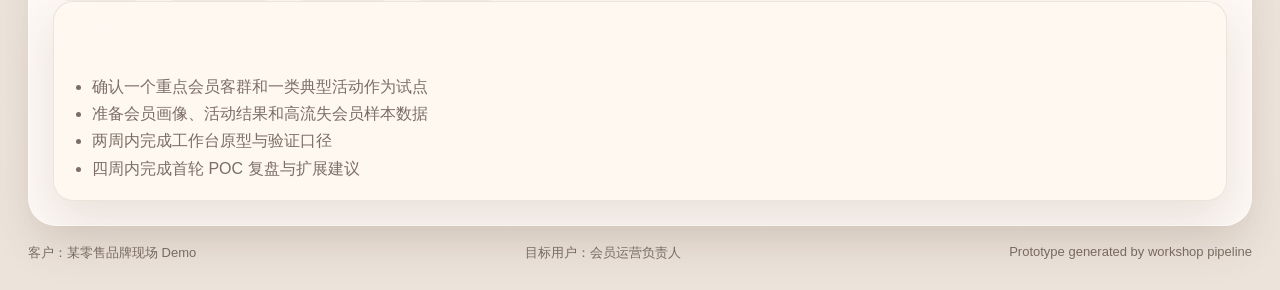
<file: ppt-generation-enterprise/workspace/某零售品牌现场 Demo-会员生命周期运营增长与流失预警闭环/mvp-prototype/index.html>
<!DOCTYPE html>
<html lang="zh-CN">
  <head>
    <meta charset="UTF-8" />
    <meta name="viewport" content="width=device-width, initial-scale=1.0" />
    <title>会员增长与保留运营工作台</title>
    <link rel="stylesheet" href="./styles.css" />
    <script defer src="./app.js"></script>
  </head>
  <body>
    <div class="page-shell">
      <header class="hero">
        <div class="hero-copy">
          <p class="eyebrow">WORKSHOP PROTOTYPE</p>
          <h1>会员增长与保留运营工作台</h1>
          <p class="hero-text">让会员运营团队从多系统切换和人工拼装，转向在一个工作台里完成洞察、生成、复盘和保留联动。</p>
          <div class="hero-meta">
            <span>某零售品牌现场 Demo</span>
            <span>会员生命周期运营增长与流失预警闭环</span>
            <span>会员运营负责人</span>
          </div>
        </div>
        <div class="hero-panel">
          <p class="mini-label">核心目标</p>
          <strong>围绕会员生命周期运营，打通客户洞察、个性化内容生成、活动落地、复盘分析与流失干预，先验证 AI 对增长效率和客户保留的直接价值。</strong>
          <p>会员分层、营销内容生产、活动落地、效果复盘和流失预警分散在多个系统与团队中，导致响应慢、协同成本高、增长动作难以形成闭环。</p>
          <button class="primary-button" id="simulate-button" type="button">模拟一次 AI 运行</button>
        </div>
      </header>

      <main class="content-grid">
        <section class="panel">
          <div class="section-head">
            <div>
              <p class="eyebrow">MVP 范围</p>
              <h2>核心页面</h2>
            </div>
            <span class="badge">Next.js + Tailwind CSS</span>
          </div>
          <div class="card-grid">
            <article class="info-card"><span>页面 1</span><strong>会员经营总览页</strong></article>
<article class="info-card"><span>页面 2</span><strong>客群洞察与分层页</strong></article>
<article class="info-card"><span>页面 3</span><strong>营销内容与活动页面生成页</strong></article>
<article class="info-card"><span>页面 4</span><strong>流失预警与保留动作页</strong></article>
          </div>
        </section>

        <section class="panel">
          <div class="section-head">
            <div>
              <p class="eyebrow">模块设计</p>
              <h2>信息结构</h2>
            </div>
            <span class="badge badge-soft">前端壳子优先</span>
          </div>
          <div class="two-column">
            <div class="subpanel">
              <h3>关键模块</h3>
              <ul><li>会员分层看板</li>
<li>重点客群机会卡片</li>
<li>营销文案生成面板</li>
<li>活动配图生成面板</li>
<li>活动页面编排区</li>
<li>高流失会员预警与跟进面板</li></ul>
            </div>
            <div class="subpanel">
              <h3>关键动作</h3>
              <ul><li>切换目标会员客群</li>
<li>生成营销文案</li>
<li>生成配图与落地页草稿</li>
<li>查看活动效果分析</li>
<li>触发会员保留建议</li></ul>
            </div>
          </div>
        </section>

        <section class="panel">
          <div class="section-head">
            <div>
              <p class="eyebrow">业务价值</p>
              <h2>预期结果</h2>
            </div>
            <span class="badge">Workshop 输出</span>
          </div>
          <div class="two-column">
            <div class="subpanel">
              <h3>价值结果</h3>
              <ul><li>缩短会员运营从洞察到活动上线的准备周期</li>
<li>提升营销内容、配图和活动页面的生产效率</li>
<li>让活动复盘结果更快回流到下一轮会员增长动作</li>
<li>更早识别高流失风险会员并启动保留干预</li></ul>
            </div>
            <div class="subpanel">
              <h3>验证点</h3>
              <ul><li>会员分层与流失判断的业务可解释性</li>
<li>营销文案、配图和页面草稿的可用性</li>
<li>活动复盘结果对下一轮运营策略的指导价值</li>
<li>保留建议对高风险会员跟进的可执行性</li></ul>
            </div>
          </div>
        </section>

        <section class="panel">
          <div class="section-head">
            <div>
              <p class="eyebrow">样例数据</p>
              <h2>演示态信息</h2>
            </div>
            <span class="badge badge-soft">Mock Data</span>
          </div>
          <div class="chip-row">
            <span>会员画像样例</span>
<span>营销活动结果样例</span>
<span>高流失会员清单</span>
<span>营销内容示例</span>
          </div>
          <div class="subpanel accent-panel">
            <p class="mini-label">下一步</p>
            <ul><li>确认一个重点会员客群和一类典型活动作为试点</li>
<li>准备会员画像、活动结果和高流失会员样本数据</li>
<li>两周内完成工作台原型与验证口径</li>
<li>四周内完成首轮 POC 复盘与扩展建议</li></ul>
          </div>
        </section>
      </main>

      <footer class="page-footer">
        <span>客户：某零售品牌现场 Demo</span>
        <span>目标用户：会员运营负责人</span>
        <span>Prototype generated by workshop pipeline</span>
      </footer>
    </div>
  </body>
</html>
</file>
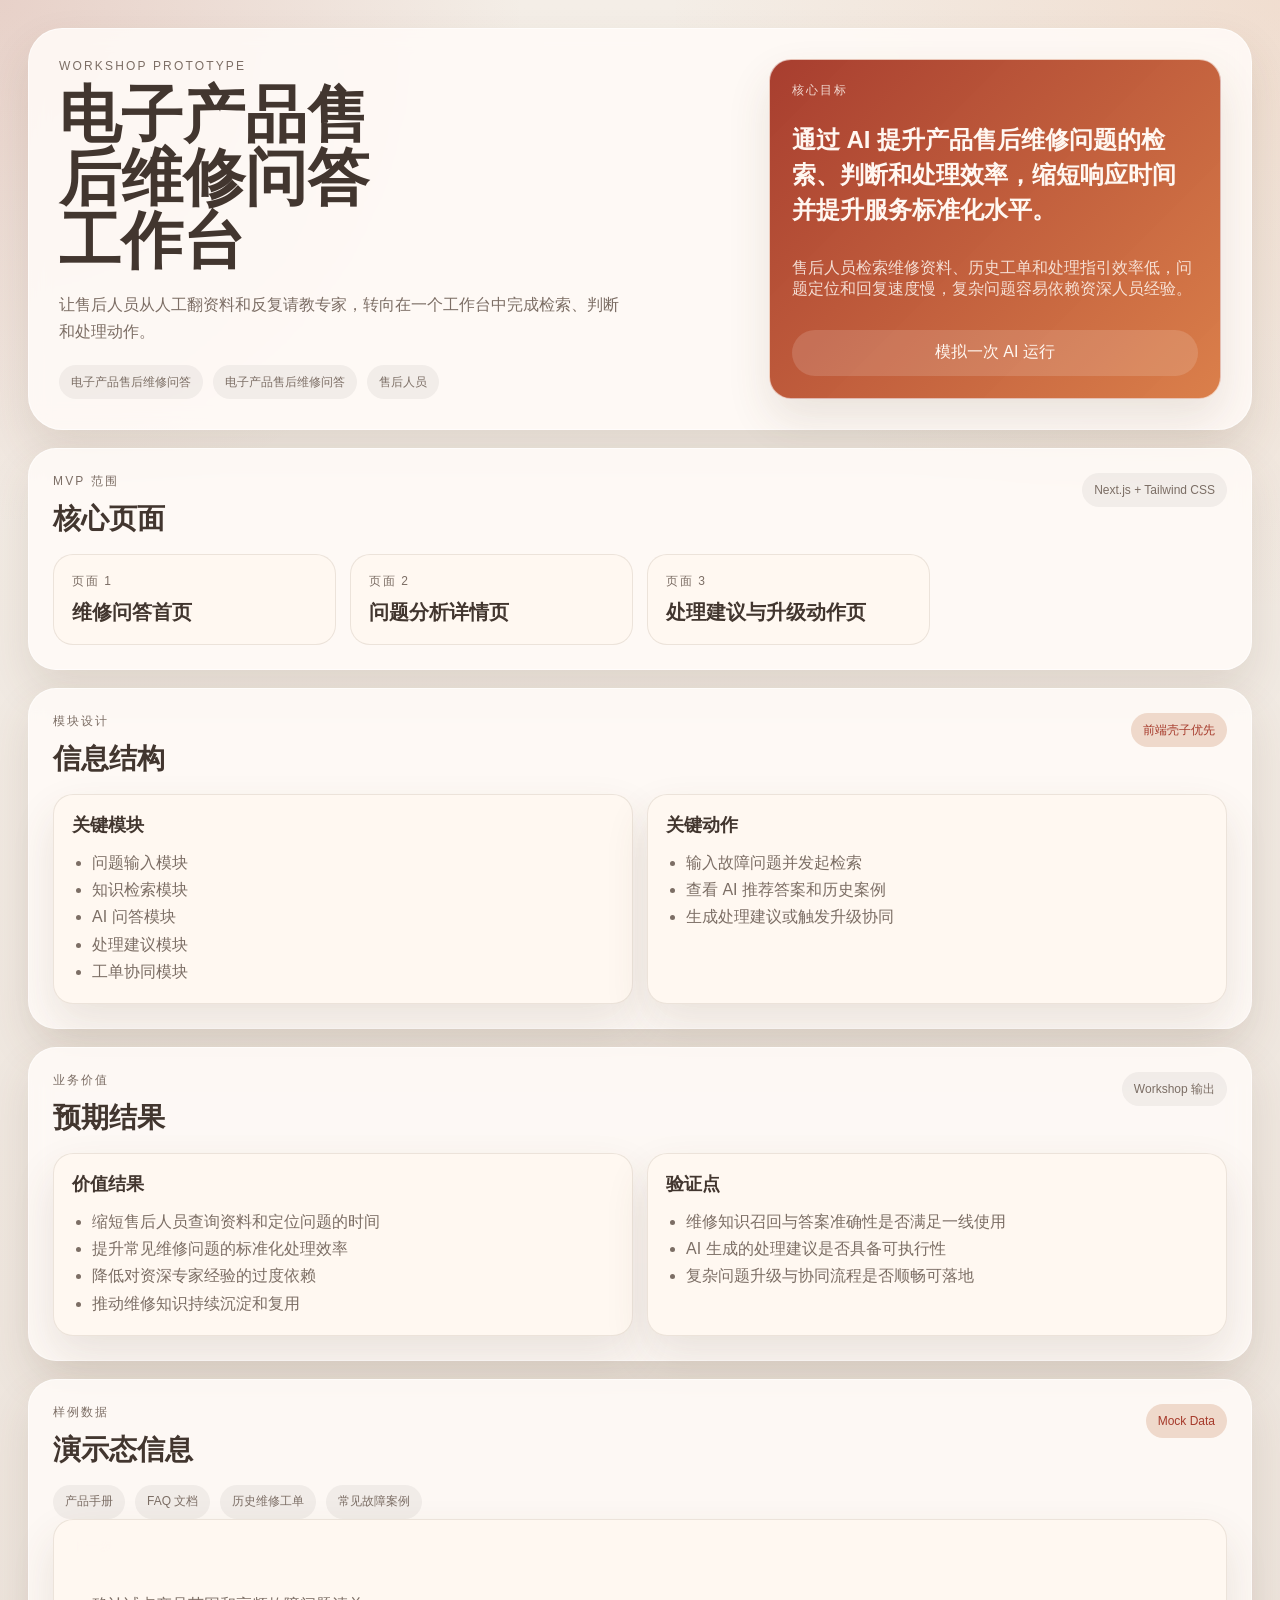
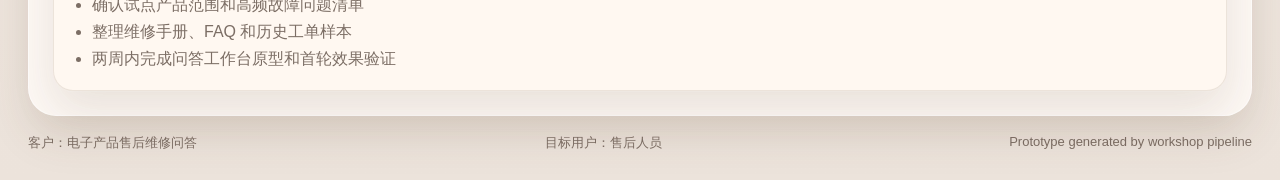
<file: ppt-generation-enterprise/workspace/电子产品售后维修问答-电子产品售后维修问答/mvp-prototype/index.html>
<!DOCTYPE html>
<html lang="zh-CN">
  <head>
    <meta charset="UTF-8" />
    <meta name="viewport" content="width=device-width, initial-scale=1.0" />
    <title>电子产品售后维修问答工作台</title>
    <link rel="stylesheet" href="./styles.css" />
    <script defer src="./app.js"></script>
  </head>
  <body>
    <div class="page-shell">
      <header class="hero">
        <div class="hero-copy">
          <p class="eyebrow">WORKSHOP PROTOTYPE</p>
          <h1>电子产品售后维修问答工作台</h1>
          <p class="hero-text">让售后人员从人工翻资料和反复请教专家，转向在一个工作台中完成检索、判断和处理动作。</p>
          <div class="hero-meta">
            <span>电子产品售后维修问答</span>
            <span>电子产品售后维修问答</span>
            <span>售后人员</span>
          </div>
        </div>
        <div class="hero-panel">
          <p class="mini-label">核心目标</p>
          <strong>通过 AI 提升产品售后维修问题的检索、判断和处理效率，缩短响应时间并提升服务标准化水平。</strong>
          <p>售后人员检索维修资料、历史工单和处理指引效率低，问题定位和回复速度慢，复杂问题容易依赖资深人员经验。</p>
          <button class="primary-button" id="simulate-button" type="button">模拟一次 AI 运行</button>
        </div>
      </header>

      <main class="content-grid">
        <section class="panel">
          <div class="section-head">
            <div>
              <p class="eyebrow">MVP 范围</p>
              <h2>核心页面</h2>
            </div>
            <span class="badge">Next.js + Tailwind CSS</span>
          </div>
          <div class="card-grid">
            <article class="info-card"><span>页面 1</span><strong>维修问答首页</strong></article>
<article class="info-card"><span>页面 2</span><strong>问题分析详情页</strong></article>
<article class="info-card"><span>页面 3</span><strong>处理建议与升级动作页</strong></article>
          </div>
        </section>

        <section class="panel">
          <div class="section-head">
            <div>
              <p class="eyebrow">模块设计</p>
              <h2>信息结构</h2>
            </div>
            <span class="badge badge-soft">前端壳子优先</span>
          </div>
          <div class="two-column">
            <div class="subpanel">
              <h3>关键模块</h3>
              <ul><li>问题输入模块</li>
<li>知识检索模块</li>
<li>AI 问答模块</li>
<li>处理建议模块</li>
<li>工单协同模块</li></ul>
            </div>
            <div class="subpanel">
              <h3>关键动作</h3>
              <ul><li>输入故障问题并发起检索</li>
<li>查看 AI 推荐答案和历史案例</li>
<li>生成处理建议或触发升级协同</li></ul>
            </div>
          </div>
        </section>

        <section class="panel">
          <div class="section-head">
            <div>
              <p class="eyebrow">业务价值</p>
              <h2>预期结果</h2>
            </div>
            <span class="badge">Workshop 输出</span>
          </div>
          <div class="two-column">
            <div class="subpanel">
              <h3>价值结果</h3>
              <ul><li>缩短售后人员查询资料和定位问题的时间</li>
<li>提升常见维修问题的标准化处理效率</li>
<li>降低对资深专家经验的过度依赖</li>
<li>推动维修知识持续沉淀和复用</li></ul>
            </div>
            <div class="subpanel">
              <h3>验证点</h3>
              <ul><li>维修知识召回与答案准确性是否满足一线使用</li>
<li>AI 生成的处理建议是否具备可执行性</li>
<li>复杂问题升级与协同流程是否顺畅可落地</li></ul>
            </div>
          </div>
        </section>

        <section class="panel">
          <div class="section-head">
            <div>
              <p class="eyebrow">样例数据</p>
              <h2>演示态信息</h2>
            </div>
            <span class="badge badge-soft">Mock Data</span>
          </div>
          <div class="chip-row">
            <span>产品手册</span>
<span>FAQ 文档</span>
<span>历史维修工单</span>
<span>常见故障案例</span>
          </div>
          <div class="subpanel accent-panel">
            <p class="mini-label">下一步</p>
            <ul><li>确认试点产品范围和高频故障问题清单</li>
<li>整理维修手册、FAQ 和历史工单样本</li>
<li>两周内完成问答工作台原型和首轮效果验证</li></ul>
          </div>
        </section>
      </main>

      <footer class="page-footer">
        <span>客户：电子产品售后维修问答</span>
        <span>目标用户：售后人员</span>
        <span>Prototype generated by workshop pipeline</span>
      </footer>
    </div>
  </body>
</html>
</file>
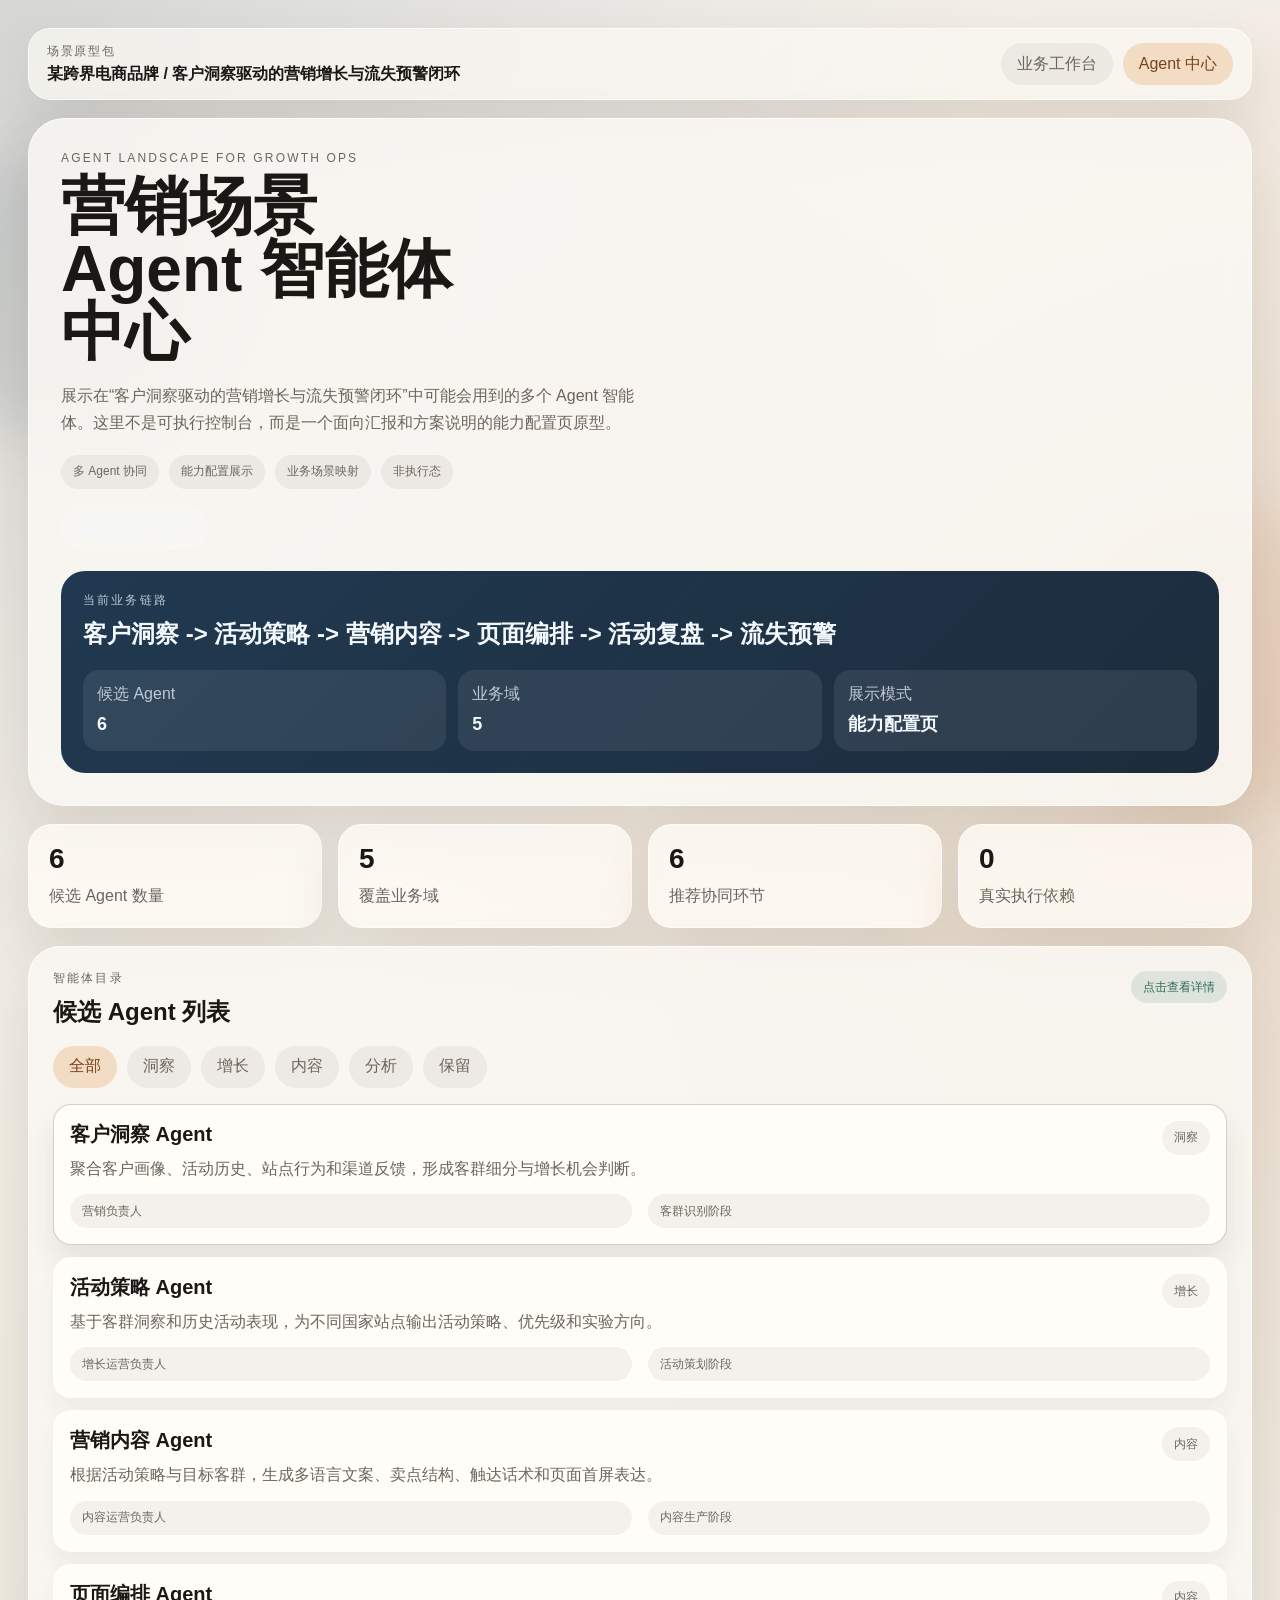
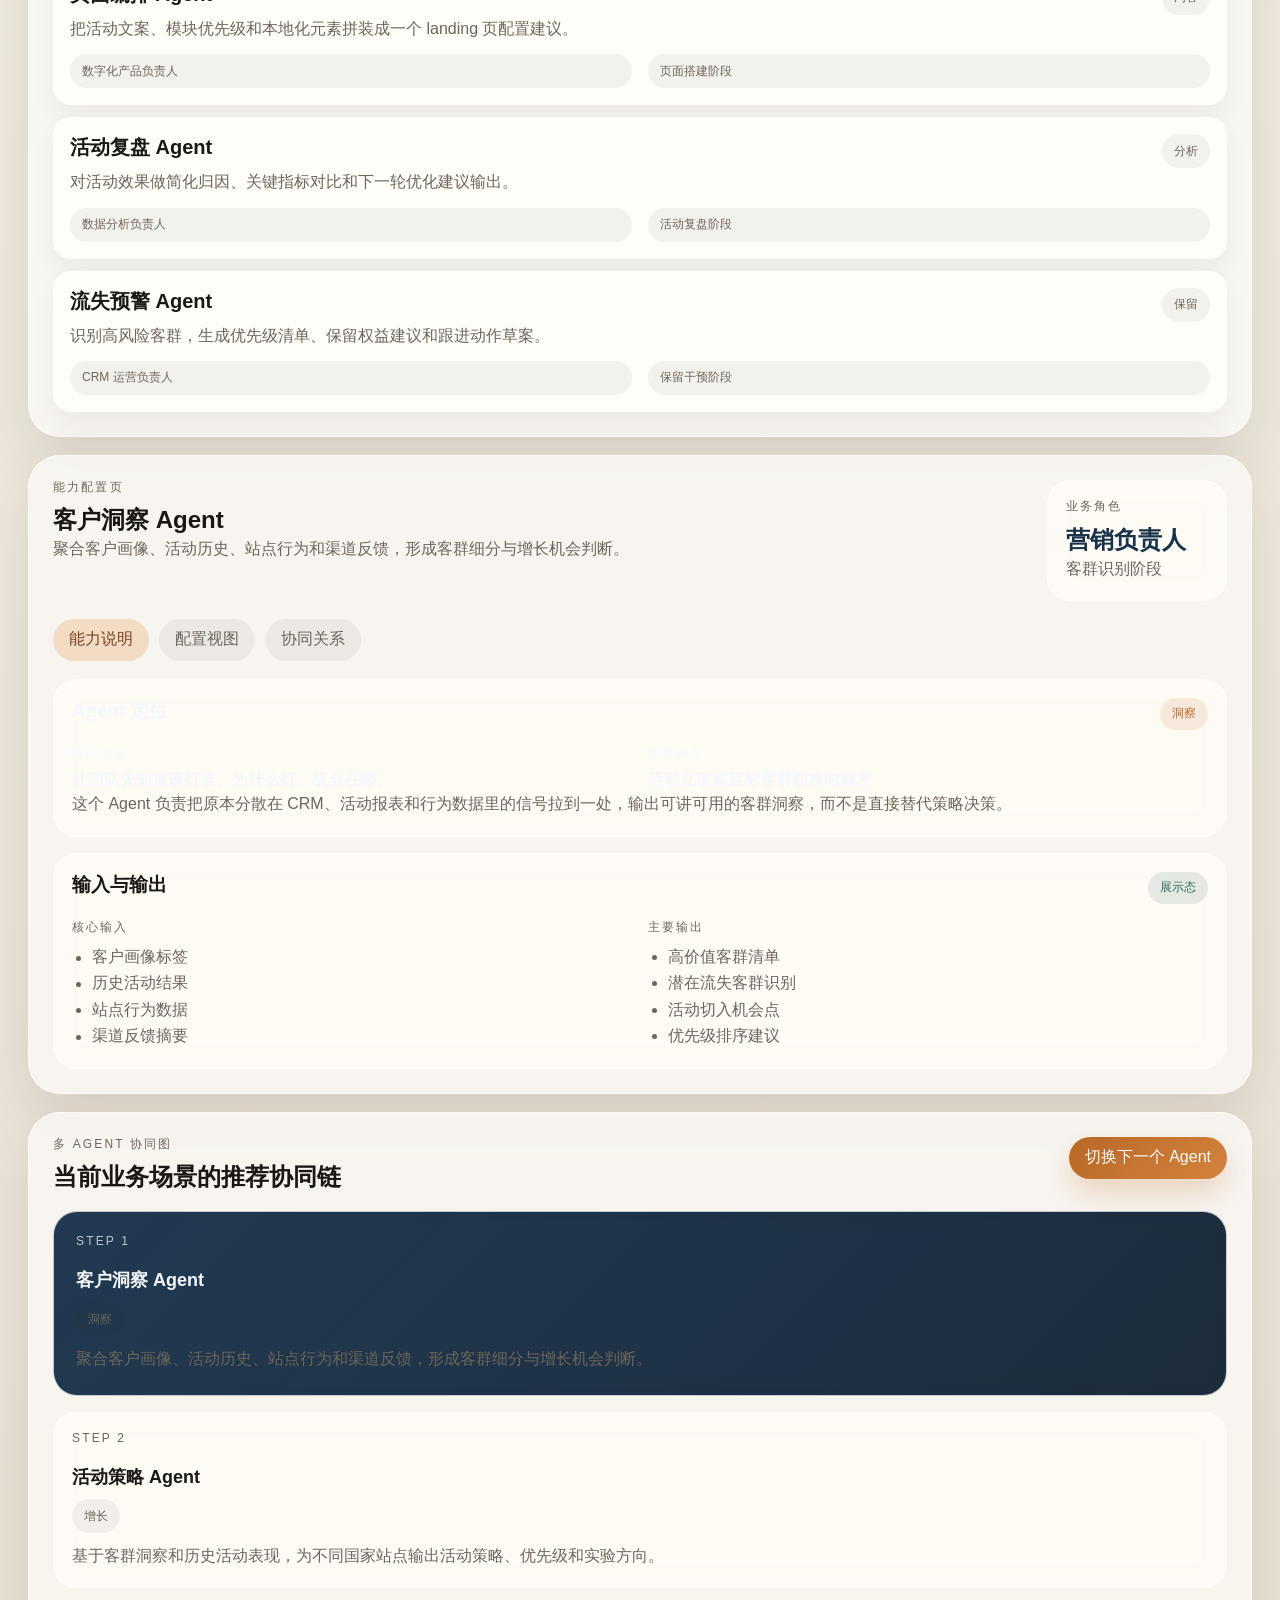
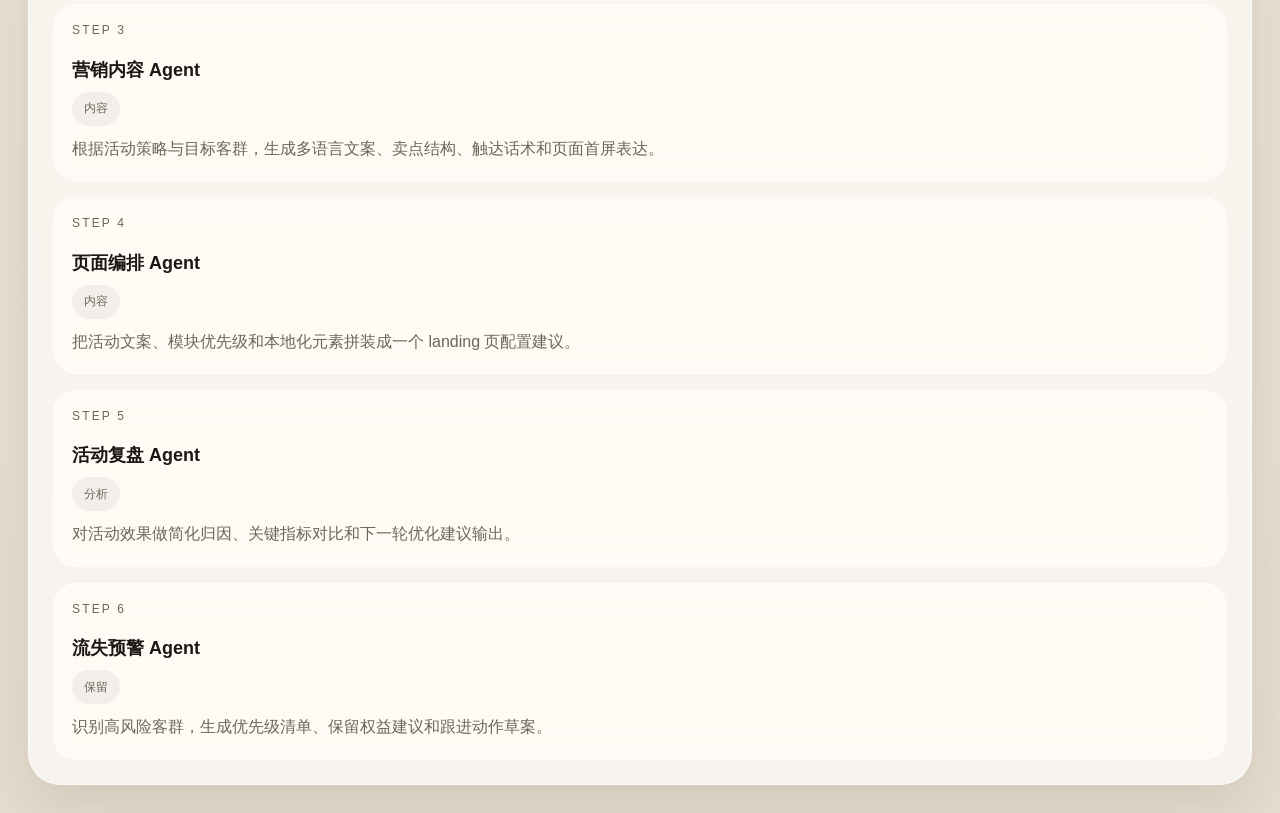
<file: ppt-generation-enterprise/workspace/某跨界电商品牌-客户洞察驱动的营销增长与流失预警闭环/mvp-prototype/agent-center.html>
<!DOCTYPE html>
<html lang="zh-CN">
  <head>
    <meta charset="UTF-8" />
    <meta name="viewport" content="width=device-width, initial-scale=1.0" />
    <title>营销场景 Agent 中心 MVP</title>
    <link rel="stylesheet" href="./agent-center.css" />
    <script defer src="./agent-center.js"></script>
  </head>
  <body>
    <div class="agent-shell">
      <nav class="page-nav">
        <div class="nav-context">
          <span class="nav-label">场景原型包</span>
          <strong>某跨界电商品牌 / 客户洞察驱动的营销增长与流失预警闭环</strong>
        </div>
        <div class="nav-links">
          <a class="nav-link" href="./index.html">业务工作台</a>
          <a class="nav-link is-active" href="./agent-center.html">Agent 中心</a>
        </div>
      </nav>

      <header class="hero-banner">
        <div class="hero-copy-block">
          <p class="eyebrow">AGENT LANDSCAPE FOR GROWTH OPS</p>
          <h1>营销场景 Agent 智能体中心</h1>
          <p class="hero-copy">
            展示在“客户洞察驱动的营销增长与流失预警闭环”中可能会用到的多个 Agent 智能体。这里不是可执行控制台，而是一个面向汇报和方案说明的能力配置页原型。
          </p>
          <div class="hero-tags">
            <span>多 Agent 协同</span>
            <span>能力配置展示</span>
            <span>业务场景映射</span>
            <span>非执行态</span>
          </div>
          <div class="hero-actions">
            <a class="ghost-link-button" href="./index.html">返回业务工作台</a>
          </div>
        </div>

        <div class="hero-status-card">
          <p class="eyebrow">当前业务链路</p>
          <strong id="hero-chain"></strong>
          <div class="hero-stat-grid">
            <article>
              <span>候选 Agent</span>
              <strong id="agent-count"></strong>
            </article>
            <article>
              <span>业务域</span>
              <strong id="domain-count"></strong>
            </article>
            <article>
              <span>展示模式</span>
              <strong>能力配置页</strong>
            </article>
          </div>
        </div>
      </header>

      <section class="signal-strip" id="signal-strip"></section>

      <main class="agent-layout">
        <aside class="panel roster-panel">
          <div class="panel-header">
            <div>
              <p class="panel-kicker">智能体目录</p>
              <h2>候选 Agent 列表</h2>
            </div>
            <span class="badge">点击查看详情</span>
          </div>

          <div class="filter-row" id="filter-row"></div>
          <div class="agent-card-list" id="agent-card-list"></div>
        </aside>

        <section class="panel detail-panel">
          <div class="detail-header">
            <div>
              <p class="panel-kicker">能力配置页</p>
              <h2 id="agent-name"></h2>
              <p class="detail-summary" id="agent-summary"></p>
            </div>
            <div class="priority-card">
              <p class="mini-label">业务角色</p>
              <strong id="agent-owner"></strong>
              <span id="agent-stage"></span>
            </div>
          </div>

          <nav class="detail-tabs" id="detail-tabs">
            <button class="tab-button is-active" data-tab="capability" type="button">能力说明</button>
            <button class="tab-button" data-tab="config" type="button">配置视图</button>
            <button class="tab-button" data-tab="collaboration" type="button">协同关系</button>
          </nav>

          <section class="tab-stage">
            <article class="tab-panel is-active" data-tab-panel="capability">
              <div class="detail-grid capability-grid">
                <section class="subpanel accent-surface">
                  <div class="subheading-row">
                    <h3>Agent 定位</h3>
                    <span class="badge badge-soft" id="agent-domain"></span>
                  </div>
                  <div class="headline-matrix">
                    <div>
                      <p class="mini-label">核心价值</p>
                      <strong id="agent-value"></strong>
                    </div>
                    <div>
                      <p class="mini-label">主要触发</p>
                      <strong id="agent-trigger"></strong>
                    </div>
                  </div>
                  <p class="paragraph" id="agent-positioning"></p>
                </section>

                <section class="subpanel">
                  <div class="subheading-row">
                    <h3>输入与输出</h3>
                    <span class="badge">展示态</span>
                  </div>
                  <div class="io-grid">
                    <div>
                      <p class="mini-label">核心输入</p>
                      <ul class="bullet-list" id="agent-inputs"></ul>
                    </div>
                    <div>
                      <p class="mini-label">主要输出</p>
                      <ul class="bullet-list" id="agent-outputs"></ul>
                    </div>
                  </div>
                </section>
              </div>
            </article>

            <article class="tab-panel" data-tab-panel="config">
              <div class="detail-grid config-grid">
                <section class="subpanel">
                  <div class="subheading-row">
                    <h3>配置字段</h3>
                    <span class="badge badge-warm">Mock Config</span>
                  </div>
                  <div class="config-list" id="config-list"></div>
                </section>

                <section class="subpanel accent-surface-light">
                  <div class="subheading-row">
                    <h3>工具与护栏</h3>
                    <span class="badge">架构建议</span>
                  </div>
                  <div class="stack-block">
                    <div>
                      <p class="mini-label">可能调用的工具</p>
                      <ul class="bullet-list" id="tool-list"></ul>
                    </div>
                    <div>
                      <p class="mini-label">主要护栏</p>
                      <ul class="bullet-list" id="guardrail-list"></ul>
                    </div>
                  </div>
                </section>
              </div>
            </article>

            <article class="tab-panel" data-tab-panel="collaboration">
              <div class="detail-grid collaboration-grid">
                <section class="subpanel">
                  <div class="subheading-row">
                    <h3>上下游协同</h3>
                    <span class="badge badge-soft">Hand-off</span>
                  </div>
                  <div class="flow-steps" id="handoff-list"></div>
                </section>

                <section class="subpanel">
                  <div class="subheading-row">
                    <h3>不在当前范围</h3>
                    <span class="badge badge-warm">Out of Scope</span>
                  </div>
                  <ul class="bullet-list" id="out-of-scope-list"></ul>
                  <div class="narrative-card" id="collab-note"></div>
                </section>
              </div>
            </article>
          </section>
        </section>
      </main>

      <section class="panel chain-panel">
        <div class="panel-header">
          <div>
            <p class="panel-kicker">多 Agent 协同图</p>
            <h2>当前业务场景的推荐协同链</h2>
          </div>
          <button id="next-agent-button" class="primary-button" type="button">切换下一个 Agent</button>
        </div>
        <div class="chain-grid" id="chain-grid"></div>
      </section>
    </div>
  </body>
</html>
</file>
<file: ppt-generation-enterprise/workspace/企业知识问答与培训助手-企业知识问答与培训助手/mvp-prototype/styles.css>
:root {
  --bg: #f4eee7;
  --surface: rgba(255, 251, 247, 0.88);
  --surface-strong: #fff8f1;
  --text: #42362f;
  --muted: #7c6e65;
  --line: rgba(98, 73, 55, 0.12);
  --brand: #a63a2b;
  --brand-soft: #efd9cb;
  --accent: #d97a43;
  --accent-soft: #f5e6da;
  --shadow: 0 20px 44px rgba(91, 62, 40, 0.12);
  --radius-lg: 26px;
  --radius-md: 18px;
  --radius-sm: 12px;
}

* { box-sizing: border-box; }
html, body { margin: 0; min-height: 100%; }
body {
  font-family: "Aptos", "Segoe UI Variable", "Microsoft YaHei UI", sans-serif;
  color: var(--text);
  background:
    radial-gradient(circle at 0% 0%, rgba(166, 58, 43, 0.16), transparent 24%),
    radial-gradient(circle at 100% 0%, rgba(217, 122, 67, 0.14), transparent 28%),
    linear-gradient(180deg, var(--bg) 0%, #ece3db 100%);
}

.page-shell {
  max-width: 1360px;
  margin: 0 auto;
  padding: 28px;
}

.hero, .panel, .hero-panel, .subpanel {
  border: 1px solid rgba(255, 255, 255, 0.62);
  background: var(--surface);
  box-shadow: var(--shadow);
  backdrop-filter: blur(10px);
}

.hero {
  display: grid;
  grid-template-columns: 1.3fr 0.85fr;
  gap: 18px;
  padding: 30px;
  border-radius: 34px;
  margin-bottom: 18px;
}

.eyebrow, .mini-label {
  margin: 0 0 10px;
  font-size: 12px;
  letter-spacing: 0.18em;
  text-transform: uppercase;
  color: var(--muted);
}

h1, h2, h3, strong {
  font-family: "Bahnschrift", "Aptos Display", "Microsoft YaHei UI", sans-serif;
  margin: 0;
}

h1 { font-size: clamp(36px, 5vw, 62px); line-height: 1.02; max-width: 10ch; }
h2 { font-size: 28px; }
h3 { font-size: 18px; }

.hero-text {
  max-width: 64ch;
  margin: 18px 0 0;
  color: var(--muted);
  line-height: 1.7;
}

.hero-meta, .chip-row {
  display: flex;
  flex-wrap: wrap;
  gap: 10px;
}

.hero-meta { margin-top: 20px; }

.hero-meta span, .chip-row span, .badge {
  display: inline-flex;
  align-items: center;
  min-height: 34px;
  padding: 0 12px;
  border-radius: 999px;
  background: rgba(30, 29, 27, 0.05);
  color: var(--muted);
  font-size: 12px;
}

.hero-panel, .accent-panel {
  display: grid;
  gap: 14px;
  padding: 22px;
  border-radius: 22px;
  background: linear-gradient(135deg, rgba(166, 58, 43, 0.98), rgba(217, 122, 67, 0.96));
  color: #fff7f1;
}

.hero-panel p, .accent-panel ul, .accent-panel .mini-label { color: rgba(255, 247, 241, 0.84); }
.hero-panel strong { font-size: 24px; line-height: 1.45; }

.primary-button {
  min-height: 46px;
  border: 0;
  border-radius: 999px;
  background: rgba(255, 255, 255, 0.14);
  color: #fff7f1;
  font: inherit;
  cursor: pointer;
}

.content-grid {
  display: grid;
  gap: 18px;
}

.panel {
  padding: 24px;
  border-radius: 28px;
}

.section-head {
  display: flex;
  align-items: flex-start;
  justify-content: space-between;
  gap: 12px;
  margin-bottom: 16px;
}

.badge-soft {
  background: var(--brand-soft);
  color: var(--brand);
}

.card-grid, .two-column {
  display: grid;
  gap: 14px;
}

.card-grid {
  grid-template-columns: repeat(4, minmax(0, 1fr));
}

.two-column {
  grid-template-columns: 1fr 1fr;
}

.info-card, .subpanel {
  padding: 18px;
  border-radius: 20px;
  background: var(--surface-strong);
  border: 1px solid var(--line);
}

.info-card span {
  display: block;
  margin-bottom: 8px;
  color: var(--muted);
  font-size: 12px;
  text-transform: uppercase;
  letter-spacing: 0.14em;
}

.info-card strong {
  font-size: 20px;
  line-height: 1.4;
}

.subpanel ul {
  margin: 12px 0 0;
  padding-left: 20px;
  color: var(--muted);
  line-height: 1.7;
}

.page-footer {
  display: flex;
  flex-wrap: wrap;
  gap: 14px;
  justify-content: space-between;
  margin-top: 18px;
  color: var(--muted);
  font-size: 13px;
}

@media (max-width: 1024px) {
  .hero, .two-column, .card-grid {
    grid-template-columns: 1fr;
  }
}

@media (max-width: 720px) {
  .page-shell { padding: 16px; }
  .hero, .panel { padding: 18px; }
  h1 { font-size: 40px; }
  .section-head, .page-footer { flex-direction: column; }
}
</file>
<file: ppt-generation-enterprise/workspace/会员增长与保留运营工作台-会员增长与保留运营工作台/mvp-prototype/styles.css>
:root {
  --bg: #f3eee8;
  --surface: rgba(255, 250, 246, 0.9);
  --surface-strong: #fffaf4;
  --text: #2f2722;
  --muted: #786a61;
  --line: rgba(89, 68, 52, 0.12);
  --line-strong: rgba(89, 68, 52, 0.18);
  --shadow: 0 22px 60px rgba(86, 58, 39, 0.12);
  --radius-xl: 32px;
  --radius-lg: 24px;
  --radius-md: 18px;
  --radius-sm: 12px;
  --brand: #915132;
  --brand-2: #d37d45;
  --brand-soft: rgba(211, 125, 69, 0.14);
  --brand-strong: rgba(145, 81, 50, 0.16);
  --brand-active-border: #c79d82;
  --badge-warm-bg: #f2ddd0;
  --badge-warm-text: #7a4524;
}

body[data-theme="growth"] {
  --brand: #8e5134;
  --brand-2: #cf7a43;
  --brand-soft: rgba(207, 122, 67, 0.16);
  --brand-strong: rgba(142, 81, 52, 0.14);
  --brand-active-border: #c9a087;
  --badge-warm-bg: #f3dfd2;
  --badge-warm-text: #7f4626;
}

body[data-theme="service"] {
  --brand: #365a72;
  --brand-2: #5f9ecb;
  --brand-soft: rgba(95, 158, 203, 0.18);
  --brand-strong: rgba(54, 90, 114, 0.15);
  --brand-active-border: #89aac0;
  --badge-warm-bg: #dbe9f2;
  --badge-warm-text: #35576d;
}

body[data-theme="knowledge"] {
  --brand: #4e4f8f;
  --brand-2: #7d7cf3;
  --brand-soft: rgba(125, 124, 243, 0.18);
  --brand-strong: rgba(78, 79, 143, 0.15);
  --brand-active-border: #a7a7db;
  --badge-warm-bg: #e4e3fb;
  --badge-warm-text: #4f4e8d;
}

body[data-theme="ops"] {
  --brand: #48515f;
  --brand-2: #8090aa;
  --brand-soft: rgba(128, 144, 170, 0.18);
  --brand-strong: rgba(72, 81, 95, 0.14);
  --brand-active-border: #aab3c0;
  --badge-warm-bg: #e3e7ed;
  --badge-warm-text: #4b5563;
}

* { box-sizing: border-box; }
html, body { margin: 0; min-height: 100%; }

body {
  font-family: "Segoe UI Variable", "Aptos", "Microsoft YaHei UI", sans-serif;
  color: var(--text);
  background:
    radial-gradient(circle at top left, rgba(255,255,255,0.95), rgba(255,255,255,0) 36%),
    radial-gradient(circle at 100% 0%, var(--brand-soft), transparent 30%),
    linear-gradient(180deg, var(--bg) 0%, #efe7df 100%);
}

.page-shell {
  max-width: 1440px;
  margin: 0 auto;
  padding: 24px;
}

.page-nav,
.hero-panel,
.panel,
.subpanel,
.headline-card,
.execution-card,
.content-card,
.mock-data-card,
.accent-block {
  background: var(--surface);
  border: 1px solid rgba(255, 255, 255, 0.72);
  box-shadow: var(--shadow);
  backdrop-filter: blur(12px);
}

.page-nav {
  display: flex;
  align-items: center;
  justify-content: space-between;
  gap: 16px;
  padding: 14px 18px;
  border-radius: 22px;
  margin-bottom: 18px;
}

.nav-context,
.nav-badges,
.hero-tags,
.chip-row,
.tag-cloud,
.action-stack {
  display: flex;
  flex-wrap: wrap;
  gap: 10px;
}

.nav-label,
.eyebrow,
.panel-kicker,
.mini-label {
  margin: 0;
  font-size: 12px;
  letter-spacing: 0.18em;
  text-transform: uppercase;
  color: var(--muted);
}

.nav-context strong,
h1,
h2,
h3,
h4,
.badge,
.work-item-card strong,
.content-card strong {
  font-family: "Bahnschrift", "Aptos Display", "Microsoft YaHei UI", sans-serif;
}

.nav-context strong {
  display: block;
  margin-top: 4px;
  font-size: 16px;
}

.nav-badges span,
.hero-tags span,
.badge,
.chip-row span,
.tag-cloud span {
  display: inline-flex;
  align-items: center;
  min-height: 34px;
  padding: 0 12px;
  border-radius: 999px;
  background: rgba(30, 29, 27, 0.05);
  color: var(--muted);
  font-size: 12px;
}

.hero-panel {
  display: grid;
  grid-template-columns: 1.2fr 0.9fr;
  gap: 18px;
  padding: 30px;
  border-radius: var(--radius-xl);
  margin-bottom: 18px;
}

.hero-copy-block,
.hero-signal-panel {
  min-height: 248px;
  border-radius: 28px;
}

.hero-copy-block {
  padding: 6px 6px 6px 0;
}

.hero-signal-panel {
  display: grid;
  gap: 14px;
  align-content: start;
  padding: 24px;
  background:
    radial-gradient(circle at top right, rgba(255,255,255,0.36), transparent 22%),
    linear-gradient(135deg, var(--brand), var(--brand-2));
  color: #fff8f2;
}

h1 {
  margin: 10px 0 0;
  font-size: clamp(34px, 4.8vw, 58px);
  line-height: 1.04;
  max-width: 10ch;
}

h2 {
  margin: 4px 0 0;
  font-size: 28px;
}

h3 {
  margin: 0;
  font-size: 18px;
}

h4 {
  margin: 0;
  font-size: 15px;
}

.hero-copy,
.hero-brief,
.workspace-subtitle,
.summary-text,
.content-card p,
.accent-block p,
.execution-card li,
.timeline-list li,
.bullet-list li {
  color: var(--muted);
  line-height: 1.7;
}

.hero-copy {
  margin: 18px 0 20px;
  max-width: 64ch;
}

.hero-signal-panel .eyebrow,
.hero-signal-panel .hero-brief,
.hero-signal-panel .mini-label {
  color: rgba(255, 248, 242, 0.78);
}

.hero-signal-panel strong {
  font-size: 28px;
  line-height: 1.4;
}

.hero-actions {
  display: flex;
  flex-wrap: wrap;
  gap: 12px;
}

.primary-button,
.secondary-button,
.screen-button,
.action-button,
.work-item-card {
  font: inherit;
}

.primary-button,
.secondary-button,
.action-button {
  min-height: 46px;
  border-radius: 999px;
  padding: 0 18px;
  border: 0;
  cursor: pointer;
}

.primary-button {
  background: rgba(255, 255, 255, 0.14);
  color: #fff8f2;
}

.secondary-button {
  background: rgba(255, 255, 255, 0.92);
  color: var(--brand);
}

.kpi-strip {
  display: grid;
  grid-template-columns: repeat(4, minmax(0, 1fr));
  gap: 14px;
  margin-bottom: 18px;
}

.kpi-card {
  padding: 18px 20px;
  border-radius: 22px;
  background: var(--surface);
  border: 1px solid rgba(255, 255, 255, 0.74);
  box-shadow: var(--shadow);
}

.kpi-card strong {
  display: block;
  margin-top: 8px;
  font-size: 28px;
  color: var(--brand);
}

.kpi-card p {
  margin: 8px 0 0;
  color: var(--muted);
}

.dashboard-layout {
  display: grid;
  grid-template-columns: 360px minmax(0, 1fr);
  gap: 18px;
}

.panel,
.subpanel,
.headline-card,
.execution-card,
.content-card,
.mock-data-card,
.accent-block {
  border-radius: var(--radius-lg);
}

.panel {
  padding: 22px;
}

.sidebar-panel {
  display: grid;
  gap: 16px;
  align-content: start;
}

.panel-heading,
.workspace-header,
.subheading-row {
  display: flex;
  align-items: flex-start;
  justify-content: space-between;
  gap: 12px;
}

.work-item-list {
  display: grid;
  gap: 12px;
}

.work-item-card {
  width: 100%;
  text-align: left;
  padding: 16px;
  border-radius: 20px;
  border: 1px solid var(--line);
  background: var(--surface-strong);
  cursor: pointer;
}

.work-item-card.is-active {
  border-color: var(--brand-active-border);
  box-shadow: inset 0 0 0 1px var(--brand-strong);
  background: linear-gradient(180deg, #fffaf5 0%, var(--brand-soft) 100%);
}

.work-item-card strong {
  display: block;
  margin: 8px 0 6px;
  font-size: 18px;
}

.work-item-card p {
  margin: 0;
  color: var(--muted);
  line-height: 1.55;
}

.status-row {
  display: flex;
  align-items: center;
  justify-content: space-between;
  gap: 10px;
}

.status-pill,
.badge,
.badge-soft,
.badge-warm {
  display: inline-flex;
  align-items: center;
  justify-content: center;
  min-height: 32px;
  padding: 0 12px;
  border-radius: 999px;
  font-size: 12px;
}

.badge {
  background: rgba(30, 29, 27, 0.06);
  color: var(--muted);
}

.badge-soft {
  background: var(--brand-soft);
  color: var(--brand);
}

.badge-warm {
  background: var(--badge-warm-bg);
  color: var(--badge-warm-text);
}

.sidebar-block,
.subpanel,
.headline-card,
.content-card,
.mock-data-card,
.execution-card {
  padding: 18px;
}

.accent-block {
  padding: 20px;
  background:
    radial-gradient(circle at top right, rgba(255,255,255,0.26), transparent 26%),
    linear-gradient(145deg, var(--brand), var(--brand-2));
}

.accent-block strong,
.accent-block p,
.accent-block .mini-label {
  color: #fff8f2;
}

.workspace-panel {
  min-width: 0;
}

.headline-card {
  min-width: 220px;
  background: linear-gradient(180deg, #fffaf6 0%, var(--brand-soft) 100%);
}

.headline-card strong {
  display: block;
  margin-top: 8px;
  font-size: 26px;
  color: var(--brand);
}

.screen-nav {
  display: flex;
  flex-wrap: wrap;
  gap: 10px;
  margin: 18px 0 14px;
}

.screen-button {
  min-height: 40px;
  padding: 0 16px;
  border-radius: 999px;
  border: 1px solid var(--line);
  background: rgba(255, 255, 255, 0.6);
  color: var(--muted);
  cursor: pointer;
}

.screen-button.is-active {
  color: #fffaf6;
  background: linear-gradient(135deg, var(--brand), var(--brand-2));
  border-color: transparent;
}

.screen-panel { display: none; }
.screen-panel.is-active { display: block; }

.screen-grid {
  display: grid;
  gap: 16px;
}

.two-up-grid {
  grid-template-columns: repeat(2, minmax(0, 1fr));
}

.stat-grid,
.preview-grid,
.capability-grid,
.closure-columns {
  display: grid;
  gap: 12px;
}

.stat-grid {
  grid-template-columns: repeat(2, minmax(0, 1fr));
  margin-bottom: 14px;
}

.preview-grid,
.capability-grid {
  grid-template-columns: repeat(2, minmax(0, 1fr));
}

.closure-columns {
  grid-template-columns: repeat(2, minmax(0, 1fr));
  margin-top: 8px;
}

.stat-card,
.preview-card,
.capability-card,
.journey-step {
  padding: 16px;
  border-radius: 18px;
  background: var(--surface-strong);
  border: 1px solid var(--line);
}

.stat-card strong,
.preview-card strong,
.capability-card strong {
  display: block;
  margin-top: 8px;
  font-size: 20px;
}

.journey-stack {
  display: grid;
  gap: 12px;
}

.journey-step {
  position: relative;
  padding-left: 54px;
}

.journey-step::before {
  content: attr(data-step);
  position: absolute;
  left: 16px;
  top: 16px;
  width: 26px;
  height: 26px;
  border-radius: 999px;
  display: inline-flex;
  align-items: center;
  justify-content: center;
  background: linear-gradient(135deg, var(--brand), var(--brand-2));
  color: #fffaf6;
  font-size: 12px;
  font-weight: 700;
}

.timeline-card,
.highlight-block,
.content-card,
.mock-data-card,
.execution-card {
  margin-top: 12px;
}

.timeline-list,
.bullet-list,
.execution-list {
  margin: 12px 0 0;
  padding-left: 18px;
}

.highlight-block {
  display: grid;
  grid-template-columns: repeat(2, minmax(0, 1fr));
  gap: 12px;
  padding: 14px;
  border-radius: 20px;
  background: linear-gradient(180deg, #fffaf6 0%, var(--brand-soft) 100%);
  border: 1px solid var(--line);
}

.content-card strong {
  font-size: 24px;
  color: var(--text);
}

.content-card p {
  margin: 10px 0 0;
}

.action-stack {
  margin-top: 14px;
}

.action-button {
  border: 1px solid var(--line-strong);
  background: rgba(255, 255, 255, 0.68);
  color: var(--text);
}

.action-button.primary-action {
  background: linear-gradient(135deg, var(--brand), var(--brand-2));
  color: #fffaf6;
  border-color: transparent;
}

.execution-card strong {
  display: block;
  margin-top: 8px;
  font-size: 20px;
}

.products-row {
  display: flex;
  flex-wrap: wrap;
  gap: 8px;
  margin-top: 10px;
}

.products-row span {
  padding: 6px 10px;
  border-radius: 999px;
  background: var(--brand-soft);
  color: var(--brand);
  font-size: 12px;
}

@media (max-width: 1180px) {
  .dashboard-layout,
  .hero-panel,
  .two-up-grid,
  .closure-columns {
    grid-template-columns: 1fr;
  }

  .kpi-strip {
    grid-template-columns: repeat(2, minmax(0, 1fr));
  }
}

@media (max-width: 720px) {
  .page-shell { padding: 14px; }
  .page-nav,
  .hero-panel,
  .panel { padding: 16px; }
  .page-nav,
  .panel-heading,
  .workspace-header,
  .subheading-row,
  .hero-actions { flex-direction: column; }
  .kpi-strip,
  .stat-grid,
  .preview-grid,
  .capability-grid { grid-template-columns: 1fr; }
  .headline-card { min-width: 0; width: 100%; }
  h1 { font-size: 38px; max-width: none; }
}
</file>
<file: ppt-generation-enterprise/workspace/某消费电子客户-智能售后服务闭环/mvp-prototype/styles.css>
:root {
  --bg: #f4efe6;
  --bg-accent: #efe3cf;
  --panel: rgba(255, 250, 243, 0.9);
  --panel-strong: #fff9f1;
  --text: #1f2a2a;
  --muted: #5f6d69;
  --line: rgba(44, 73, 67, 0.14);
  --brand: #0e7c66;
  --brand-deep: #0a5d4d;
  --brand-soft: #d9f0e7;
  --alert: #d96c2f;
  --critical: #b43f22;
  --shadow: 0 20px 48px rgba(54, 44, 21, 0.12);
  --radius-xl: 28px;
  --radius-lg: 22px;
  --radius-md: 16px;
  --radius-sm: 12px;
}

* {
  box-sizing: border-box;
}

html,
body {
  margin: 0;
  min-height: 100%;
  font-family: "Aptos", "Segoe UI Variable", "Microsoft YaHei UI", sans-serif;
  color: var(--text);
  background:
    radial-gradient(circle at top left, rgba(14, 124, 102, 0.14), transparent 26%),
    radial-gradient(circle at top right, rgba(217, 108, 47, 0.16), transparent 24%),
    linear-gradient(180deg, #f6f1e9 0%, #efe3cf 100%);
}

body::before,
body::after {
  content: "";
  position: fixed;
  inset: auto;
  pointer-events: none;
  z-index: 0;
  filter: blur(24px);
}

body::before {
  width: 320px;
  height: 320px;
  right: -80px;
  top: 110px;
  border-radius: 50%;
  background: rgba(14, 124, 102, 0.12);
}

body::after {
  width: 280px;
  height: 280px;
  left: -40px;
  bottom: 70px;
  border-radius: 50%;
  background: rgba(217, 108, 47, 0.1);
}

.page-shell {
  position: relative;
  z-index: 1;
  max-width: 1480px;
  margin: 0 auto;
  padding: 28px;
}

.hero,
.panel,
.subpanel,
.case-item,
.signal-card,
.tab-card,
.response-card,
.execution-card,
.closure-card,
.kpi-card {
  backdrop-filter: blur(10px);
}

.hero,
.panel {
  background: var(--panel);
  border: 1px solid rgba(255, 255, 255, 0.66);
  box-shadow: var(--shadow);
}

.hero {
  display: grid;
  grid-template-columns: 1.4fr 0.9fr;
  gap: 24px;
  padding: 30px;
  border-radius: calc(var(--radius-xl) + 4px);
}

.eyebrow,
.panel-kicker,
.mini-label,
.signal-label,
.priority-label {
  margin: 0 0 10px;
  font-size: 12px;
  letter-spacing: 0.18em;
  text-transform: uppercase;
  color: var(--muted);
}

.hero h1,
.panel h2,
.subpanel h3,
.subpanel h4 {
  margin: 0;
  font-family: "Bahnschrift", "Aptos Display", "Microsoft YaHei UI", sans-serif;
}

.hero h1 {
  font-size: clamp(38px, 4.8vw, 64px);
  line-height: 1.02;
  max-width: 10ch;
}

.hero-copy {
  max-width: 62ch;
  margin: 18px 0 0;
  font-size: 16px;
  line-height: 1.7;
  color: var(--muted);
}

.hero-actions {
  display: grid;
  gap: 16px;
  align-content: start;
}

.signal-card,
.closure-card.emphasis-card {
  padding: 20px;
  border-radius: var(--radius-lg);
  background: linear-gradient(135deg, rgba(14, 124, 102, 0.94), rgba(10, 93, 77, 0.92));
  color: #effcf6;
}

.signal-card strong,
.closure-card.emphasis-card strong {
  display: block;
  font-size: 22px;
  line-height: 1.4;
}

.signal-card .signal-label,
.closure-card.emphasis-card .mini-label {
  color: rgba(239, 252, 246, 0.78);
}

.primary-button,
.action-button,
.tab-button,
.chip-button {
  border: 0;
  font: inherit;
  cursor: pointer;
}

.primary-button {
  justify-self: start;
  padding: 15px 22px;
  border-radius: 999px;
  background: linear-gradient(135deg, var(--alert), #f0903b);
  color: #fff9f1;
  box-shadow: 0 12px 28px rgba(217, 108, 47, 0.24);
}

.kpi-strip {
  display: grid;
  grid-template-columns: repeat(4, minmax(0, 1fr));
  gap: 16px;
  margin: 18px 0;
}

.kpi-card {
  padding: 18px 20px;
  border-radius: var(--radius-lg);
  background: rgba(255, 250, 243, 0.78);
  border: 1px solid rgba(255, 255, 255, 0.66);
  box-shadow: var(--shadow);
}

.kpi-card strong {
  display: block;
  font-size: 28px;
  margin-bottom: 8px;
}

.kpi-card p {
  margin: 0;
  color: var(--muted);
}

.dashboard-layout {
  display: grid;
  grid-template-columns: 320px 1fr;
  gap: 18px;
}

.panel {
  padding: 24px;
  border-radius: var(--radius-xl);
}

.panel-header,
.subpanel-title-row,
.workspace-head,
.device-hero {
  display: flex;
  align-items: flex-start;
  justify-content: space-between;
  gap: 12px;
}

.badge,
.status-pill {
  display: inline-flex;
  align-items: center;
  gap: 8px;
  border-radius: 999px;
  padding: 8px 12px;
  font-size: 12px;
}

.badge {
  background: rgba(14, 124, 102, 0.08);
  color: var(--brand-deep);
}

.chip-row {
  display: flex;
  flex-wrap: wrap;
  gap: 10px;
  margin: 20px 0 18px;
}

.chip-button {
  padding: 9px 14px;
  border-radius: 999px;
  background: rgba(31, 42, 42, 0.04);
  color: var(--muted);
}

.chip-button.is-active,
.tab-button.is-active {
  background: var(--brand-soft);
  color: var(--brand-deep);
}

.case-list {
  display: grid;
  gap: 12px;
}

.case-item {
  padding: 16px;
  border-radius: var(--radius-md);
  background: var(--panel-strong);
  border: 1px solid transparent;
  cursor: pointer;
  transition: transform 180ms ease, border-color 180ms ease, box-shadow 180ms ease;
}

.case-item:hover,
.case-item.is-selected {
  transform: translateY(-2px);
  border-color: rgba(14, 124, 102, 0.28);
  box-shadow: 0 14px 26px rgba(36, 53, 51, 0.09);
}

.case-item h3 {
  margin: 0 0 8px;
  font-size: 18px;
}

.case-item p,
.device-meta,
.summary-text,
.response-card p,
.closure-card p,
.execution-list,
.timeline-list,
.bullet-list {
  margin: 0;
  line-height: 1.6;
  color: var(--muted);
}

.case-meta,
.case-tags {
  display: flex;
  flex-wrap: wrap;
  gap: 8px;
  margin-top: 12px;
}

.case-meta span,
.case-tags span {
  padding: 6px 10px;
  border-radius: 999px;
  background: rgba(31, 42, 42, 0.04);
  font-size: 12px;
}

.workspace-grid {
  display: grid;
  grid-template-columns: 0.92fr 1.08fr 0.9fr;
  gap: 16px;
  margin-top: 18px;
}

.subpanel {
  padding: 20px;
  border-radius: var(--radius-lg);
  background: rgba(255, 252, 248, 0.82);
  border: 1px solid rgba(44, 73, 67, 0.08);
}

.priority-block {
  padding: 14px 16px;
  border-radius: var(--radius-md);
  background: linear-gradient(135deg, rgba(217, 108, 47, 0.12), rgba(255, 255, 255, 0.3));
}

.priority-block strong {
  display: block;
  font-size: 24px;
}

.device-name {
  margin: 0 0 6px;
  font-size: 24px;
  font-weight: 700;
}

.status-pill {
  background: rgba(14, 124, 102, 0.12);
  color: var(--brand-deep);
}

.status-pill.is-warning {
  background: rgba(217, 108, 47, 0.14);
  color: var(--alert);
}

.status-pill.is-critical {
  background: rgba(180, 63, 34, 0.14);
  color: var(--critical);
}

.stats-grid,
.closure-grid {
  display: grid;
  gap: 12px;
}

.stats-grid {
  grid-template-columns: repeat(2, minmax(0, 1fr));
  margin-top: 16px;
}

.stat-card {
  padding: 14px;
  border-radius: var(--radius-md);
  background: rgba(14, 124, 102, 0.06);
}

.stat-card strong {
  display: block;
  font-size: 22px;
  margin-top: 4px;
}

.timeline-block {
  margin-top: 18px;
}

.timeline-list,
.execution-list,
.bullet-list {
  padding-left: 18px;
}

.timeline-list li,
.execution-list li,
.bullet-list li {
  margin-bottom: 10px;
}

.diagnosis-highlight {
  display: grid;
  grid-template-columns: repeat(2, minmax(0, 1fr));
  gap: 12px;
  margin: 16px 0 12px;
}

.diagnosis-highlight > div,
.response-card,
.execution-card,
.tab-card,
.closure-card {
  padding: 16px;
  border-radius: var(--radius-md);
  background: rgba(255, 255, 255, 0.58);
  border: 1px solid rgba(44, 73, 67, 0.08);
}

.tab-row,
.action-buttons {
  display: grid;
  gap: 10px;
}

.tab-row {
  grid-template-columns: repeat(3, minmax(0, 1fr));
  margin: 18px 0 12px;
}

.tab-button {
  padding: 12px 10px;
  border-radius: 999px;
  background: rgba(31, 42, 42, 0.04);
  color: var(--muted);
}

.response-card {
  margin-bottom: 14px;
}

.action-buttons {
  margin-bottom: 14px;
}

.action-button {
  padding: 14px 16px;
  text-align: left;
  border-radius: var(--radius-md);
  background: rgba(31, 42, 42, 0.05);
  color: var(--text);
}

.action-button.primary-action {
  background: linear-gradient(135deg, var(--brand), var(--brand-deep));
  color: #effcf6;
}

.closure-panel {
  margin-top: 18px;
}

.closure-grid {
  grid-template-columns: 1.05fr 1fr 1fr;
  margin-top: 18px;
}

@media (max-width: 1200px) {
  .hero,
  .dashboard-layout,
  .workspace-grid,
  .closure-grid,
  .kpi-strip {
    grid-template-columns: 1fr;
  }
}

@media (max-width: 720px) {
  .page-shell {
    padding: 16px;
  }

  .hero,
  .panel {
    padding: 18px;
  }

  .stats-grid,
  .diagnosis-highlight,
  .tab-row {
    grid-template-columns: 1fr;
  }
}
</file>
<file: ppt-generation-enterprise/workspace/某跨界电商品牌-客户洞察驱动的营销增长与流失预警闭环/mvp-prototype/styles.css>
:root {
  --bg: #f7f1ea;
  --bg-strong: #efe2d2;
  --panel: rgba(255, 250, 245, 0.88);
  --panel-strong: #fff8f0;
  --text: #1e1d1b;
  --muted: #6b655d;
  --line: rgba(68, 47, 24, 0.12);
  --brand: #be5b31;
  --brand-deep: #8c3f20;
  --brand-soft: #f8dcc9;
  --accent: #0f766e;
  --accent-deep: #0a5b55;
  --accent-soft: #d6efeb;
  --warn: #d97706;
  --danger: #b42318;
  --shadow: 0 22px 54px rgba(77, 50, 24, 0.12);
  --radius-xl: 32px;
  --radius-lg: 24px;
  --radius-md: 18px;
  --radius-sm: 12px;
}

* {
  box-sizing: border-box;
}

html,
body {
  margin: 0;
  min-height: 100%;
  font-family: "Aptos", "Segoe UI Variable", "Microsoft YaHei UI", sans-serif;
  color: var(--text);
  background:
    radial-gradient(circle at 0% 0%, rgba(190, 91, 49, 0.18), transparent 24%),
    radial-gradient(circle at 100% 10%, rgba(15, 118, 110, 0.17), transparent 28%),
    linear-gradient(180deg, var(--bg) 0%, var(--bg-strong) 100%);
}

body::before,
body::after {
  content: "";
  position: fixed;
  border-radius: 50%;
  filter: blur(28px);
  pointer-events: none;
  z-index: 0;
}

body::before {
  width: 280px;
  height: 280px;
  left: -80px;
  top: 180px;
  background: rgba(190, 91, 49, 0.14);
}

body::after {
  width: 320px;
  height: 320px;
  right: -120px;
  bottom: 100px;
  background: rgba(15, 118, 110, 0.12);
}

.page-shell {
  position: relative;
  z-index: 1;
  max-width: 1500px;
  margin: 0 auto;
  padding: 28px;
}

.page-nav {
  display: flex;
  align-items: center;
  justify-content: space-between;
  gap: 16px;
  margin-bottom: 18px;
  padding: 14px 18px;
  border-radius: 22px;
  background: rgba(255, 250, 245, 0.72);
  border: 1px solid rgba(255, 255, 255, 0.62);
  box-shadow: var(--shadow);
}

.nav-context {
  display: grid;
  gap: 4px;
}

.nav-label {
  font-size: 12px;
  letter-spacing: 0.14em;
  text-transform: uppercase;
  color: var(--muted);
}

.nav-context strong {
  font-size: 16px;
}

.nav-links {
  display: flex;
  flex-wrap: wrap;
  gap: 10px;
}

.nav-link,
.ghost-link-button {
  display: inline-flex;
  align-items: center;
  justify-content: center;
  min-height: 42px;
  padding: 0 16px;
  border-radius: 999px;
  text-decoration: none;
  transition: transform 180ms ease, background 180ms ease, box-shadow 180ms ease;
}

.nav-link {
  background: rgba(30, 29, 27, 0.05);
  color: var(--muted);
}

.nav-link.is-active {
  background: var(--brand-soft);
  color: var(--brand-deep);
}

.ghost-link-button {
  background: rgba(255, 255, 255, 0.14);
  color: #f2fffd;
  border: 1px solid rgba(255, 255, 255, 0.16);
}

.hero-panel,
.panel,
.subpanel,
.sidebar-block,
.kpi-card,
.segment-card,
.content-card,
.quote-card,
.execution-card,
.headline-card,
.landing-preview {
  backdrop-filter: blur(12px);
}

.hero-panel,
.panel {
  border: 1px solid rgba(255, 255, 255, 0.62);
  background: var(--panel);
  box-shadow: var(--shadow);
}

.hero-panel {
  display: grid;
  grid-template-columns: 1.35fr 0.9fr;
  gap: 22px;
  padding: 32px;
  border-radius: calc(var(--radius-xl) + 4px);
}

.eyebrow,
.panel-kicker,
.mini-label {
  margin: 0 0 10px;
  font-size: 12px;
  line-height: 1.2;
  letter-spacing: 0.18em;
  text-transform: uppercase;
  color: var(--muted);
}

h1,
h2,
h3,
h4,
strong {
  font-family: "Bahnschrift", "Aptos Display", "Microsoft YaHei UI", sans-serif;
}

h1,
h2,
h3,
h4,
p {
  margin: 0;
}

.hero-panel h1 {
  max-width: 9ch;
  font-size: clamp(40px, 5vw, 68px);
  line-height: 0.98;
}

.hero-copy {
  max-width: 64ch;
  margin-top: 18px;
  font-size: 16px;
  line-height: 1.75;
  color: var(--muted);
}

.hero-tags {
  display: flex;
  flex-wrap: wrap;
  gap: 10px;
  margin-top: 20px;
}

.hero-tags span,
.tag-cloud span,
.case-chip,
.preview-section span {
  display: inline-flex;
  align-items: center;
  padding: 8px 12px;
  border-radius: 999px;
  background: rgba(30, 29, 27, 0.05);
  color: var(--muted);
  font-size: 12px;
}

.hero-signal-panel,
.accent-block {
  display: grid;
  gap: 16px;
  padding: 22px;
  border-radius: var(--radius-lg);
  background: linear-gradient(135deg, rgba(15, 118, 110, 0.98), rgba(10, 91, 85, 0.94));
  color: #f2fffd;
}

.hero-signal-panel .eyebrow,
.accent-block .mini-label,
.accent-block p {
  color: rgba(242, 255, 253, 0.78);
}

.hero-signal-panel strong {
  font-size: 24px;
  line-height: 1.4;
}

.hero-brief {
  color: rgba(242, 255, 253, 0.78);
  line-height: 1.65;
}

.hero-actions {
  display: flex;
  flex-wrap: wrap;
  gap: 12px;
}

button {
  border: 0;
  font: inherit;
  cursor: pointer;
}

.primary-button,
.secondary-button,
.action-button,
.screen-button,
.chip-button {
  transition: transform 180ms ease, box-shadow 180ms ease, background 180ms ease;
}

.primary-button,
.secondary-button {
  min-height: 46px;
  padding: 0 18px;
  border-radius: 999px;
}

.primary-button {
  background: linear-gradient(135deg, var(--brand), #de7444);
  color: #fff9f3;
  box-shadow: 0 14px 30px rgba(190, 91, 49, 0.24);
}

.secondary-button {
  background: rgba(255, 255, 255, 0.12);
  color: #f2fffd;
  border: 1px solid rgba(255, 255, 255, 0.16);
}

.primary-button:hover,
.secondary-button:hover,
.nav-link:hover,
.ghost-link-button:hover,
.action-button:hover,
.screen-button:hover,
.chip-button:hover,
.segment-card:hover {
  transform: translateY(-1px);
}

.kpi-strip {
  display: grid;
  grid-template-columns: repeat(4, minmax(0, 1fr));
  gap: 16px;
  margin: 18px 0;
}

.kpi-card {
  padding: 18px 20px;
  border-radius: var(--radius-lg);
  background: rgba(255, 250, 245, 0.76);
  border: 1px solid rgba(255, 255, 255, 0.66);
  box-shadow: var(--shadow);
}

.kpi-card strong {
  display: block;
  margin-bottom: 8px;
  font-size: 28px;
}

.kpi-card p,
.workspace-subtitle,
.summary-text,
.timeline-list,
.bullet-list,
.execution-list,
.segment-meta,
.segment-card p,
.quote-card,
.content-card p,
.landing-preview p,
.execution-card p,
.headline-card span {
  color: var(--muted);
  line-height: 1.65;
}

.dashboard-layout {
  display: grid;
  grid-template-columns: 330px 1fr;
  gap: 18px;
}

.panel {
  padding: 24px;
  border-radius: var(--radius-xl);
}

.panel-heading,
.workspace-header,
.subheading-row {
  display: flex;
  align-items: flex-start;
  justify-content: space-between;
  gap: 12px;
}

.badge {
  display: inline-flex;
  align-items: center;
  min-height: 32px;
  padding: 0 12px;
  border-radius: 999px;
  background: rgba(15, 118, 110, 0.1);
  color: var(--accent-deep);
  font-size: 12px;
}

.badge-soft {
  background: rgba(190, 91, 49, 0.1);
  color: var(--brand-deep);
}

.badge-warm {
  background: rgba(217, 119, 6, 0.12);
  color: #985508;
}

.chip-row,
.screen-nav {
  display: flex;
  flex-wrap: wrap;
  gap: 10px;
}

.chip-row {
  margin: 18px 0 16px;
}

.chip-button,
.screen-button {
  min-height: 42px;
  padding: 0 16px;
  border-radius: 999px;
  background: rgba(30, 29, 27, 0.05);
  color: var(--muted);
}

.chip-button.is-active,
.screen-button.is-active {
  background: var(--brand-soft);
  color: var(--brand-deep);
}

.segment-list {
  display: grid;
  gap: 12px;
}

.segment-card {
  padding: 16px;
  border-radius: var(--radius-md);
  background: var(--panel-strong);
  border: 1px solid transparent;
  box-shadow: 0 14px 24px rgba(71, 49, 31, 0.06);
}

.segment-card.is-active {
  border-color: rgba(190, 91, 49, 0.28);
  box-shadow: 0 18px 28px rgba(71, 49, 31, 0.1);
}

.segment-card h3 {
  font-size: 20px;
  margin-bottom: 8px;
}

.segment-meta,
.case-chip-row {
  display: flex;
  flex-wrap: wrap;
  gap: 8px;
  margin-top: 12px;
}

.sidebar-panel {
  display: grid;
  align-content: start;
  gap: 16px;
}

.sidebar-block,
.headline-card,
.subpanel,
.content-card,
.landing-preview,
.quote-card,
.execution-card {
  padding: 18px;
  border-radius: var(--radius-lg);
  background: rgba(255, 251, 247, 0.82);
  border: 1px solid rgba(255, 255, 255, 0.74);
}

.workspace-panel {
  display: grid;
  gap: 18px;
}

.headline-card {
  min-width: 170px;
  text-align: right;
}

.headline-card strong {
  display: block;
  font-size: 30px;
  color: var(--brand-deep);
}

.screen-stage {
  display: grid;
}

.screen-panel {
  display: none;
}

.screen-panel.is-active {
  display: block;
}

.screen-grid {
  display: grid;
  gap: 16px;
}

.insight-grid,
.analysis-grid,
.retention-grid {
  grid-template-columns: 1fr 1fr;
}

.content-grid {
  grid-template-columns: 0.92fr 1.08fr;
}

.stat-grid,
.metric-columns,
.preview-grid {
  display: grid;
  gap: 12px;
}

.stat-grid,
.metric-columns {
  grid-template-columns: repeat(2, minmax(0, 1fr));
}

.metric-columns {
  margin-top: 14px;
}

.stat-card,
.metric-card,
.preview-section,
.customer-card {
  padding: 14px;
  border-radius: var(--radius-md);
  background: rgba(30, 29, 27, 0.03);
  border: 1px solid var(--line);
}

.stat-card strong,
.metric-card strong,
.content-card strong,
.preview-hero strong,
.customer-card strong {
  display: block;
  margin-top: 6px;
  font-size: 20px;
}

.timeline-card,
.highlight-block,
.landing-preview,
.action-stack,
.customer-list {
  margin-top: 16px;
}

.timeline-list,
.bullet-list,
.execution-list {
  padding-left: 20px;
}

.highlight-block {
  display: grid;
  grid-template-columns: repeat(2, minmax(0, 1fr));
  gap: 12px;
}

.tag-cloud,
.action-stack {
  display: flex;
  flex-wrap: wrap;
  gap: 10px;
}

.landing-preview {
  display: grid;
  gap: 14px;
}

.preview-hero {
  padding: 18px;
  border-radius: var(--radius-lg);
  background: linear-gradient(135deg, rgba(190, 91, 49, 0.12), rgba(15, 118, 110, 0.12));
}

.preview-grid {
  grid-template-columns: repeat(2, minmax(0, 1fr));
}

.quote-card {
  margin-top: 16px;
  border-left: 4px solid var(--brand);
}

.customer-list {
  display: grid;
  gap: 12px;
}

.customer-card {
  display: grid;
  gap: 8px;
}

.customer-meta {
  display: flex;
  justify-content: space-between;
  gap: 10px;
  color: var(--muted);
  font-size: 13px;
}

.action-button {
  min-height: 46px;
  padding: 0 16px;
  border-radius: 14px;
  background: rgba(30, 29, 27, 0.05);
  color: var(--text);
}

.primary-action {
  background: linear-gradient(135deg, var(--brand), #de7444);
  color: #fff9f3;
}

.execution-card strong {
  display: block;
  margin: 10px 0;
  font-size: 20px;
  color: var(--accent-deep);
}

.focus-ring:focus-visible,
button:focus-visible {
  outline: 3px solid rgba(15, 118, 110, 0.28);
  outline-offset: 2px;
}

@media (max-width: 1180px) {
  .hero-panel,
  .dashboard-layout,
  .insight-grid,
  .analysis-grid,
  .retention-grid,
  .content-grid {
    grid-template-columns: 1fr;
  }

  .headline-card {
    text-align: left;
  }
}

@media (max-width: 760px) {
  .page-shell {
    padding: 16px;
  }

  .page-nav {
    flex-direction: column;
    align-items: stretch;
  }

  .hero-panel,
  .panel {
    padding: 18px;
  }

  .kpi-strip,
  .stat-grid,
  .metric-columns,
  .preview-grid,
  .highlight-block {
    grid-template-columns: 1fr;
  }

  .hero-panel h1 {
    font-size: 42px;
  }

  .hero-actions,
  .nav-links,
  .screen-nav,
  .chip-row {
    flex-direction: column;
  }

  .primary-button,
  .secondary-button,
  .nav-link,
  .ghost-link-button,
  .screen-button,
  .chip-button,
  .action-button {
    width: 100%;
  }
}
</file>
<file: ppt-generation-enterprise/workspace/某零售品牌现场 Demo-会员增长与保留运营工作台/mvp-prototype/styles.css>
:root {
  --bg: #f4eee7;
  --surface: rgba(255, 251, 247, 0.88);
  --surface-strong: #fff8f1;
  --text: #42362f;
  --muted: #7c6e65;
  --line: rgba(98, 73, 55, 0.12);
  --brand: #a63a2b;
  --brand-soft: #efd9cb;
  --accent: #d97a43;
  --accent-soft: #f5e6da;
  --shadow: 0 20px 44px rgba(91, 62, 40, 0.12);
  --radius-lg: 26px;
  --radius-md: 18px;
  --radius-sm: 12px;
}

* { box-sizing: border-box; }
html, body { margin: 0; min-height: 100%; }
body {
  font-family: "Aptos", "Segoe UI Variable", "Microsoft YaHei UI", sans-serif;
  color: var(--text);
  background:
    radial-gradient(circle at 0% 0%, rgba(166, 58, 43, 0.16), transparent 24%),
    radial-gradient(circle at 100% 0%, rgba(217, 122, 67, 0.14), transparent 28%),
    linear-gradient(180deg, var(--bg) 0%, #ece3db 100%);
}

.page-shell {
  max-width: 1360px;
  margin: 0 auto;
  padding: 28px;
}

.hero, .panel, .hero-panel, .subpanel {
  border: 1px solid rgba(255, 255, 255, 0.62);
  background: var(--surface);
  box-shadow: var(--shadow);
  backdrop-filter: blur(10px);
}

.hero {
  display: grid;
  grid-template-columns: 1.3fr 0.85fr;
  gap: 18px;
  padding: 30px;
  border-radius: 34px;
  margin-bottom: 18px;
}

.eyebrow, .mini-label {
  margin: 0 0 10px;
  font-size: 12px;
  letter-spacing: 0.18em;
  text-transform: uppercase;
  color: var(--muted);
}

h1, h2, h3, strong {
  font-family: "Bahnschrift", "Aptos Display", "Microsoft YaHei UI", sans-serif;
  margin: 0;
}

h1 { font-size: clamp(36px, 5vw, 62px); line-height: 1.02; max-width: 10ch; }
h2 { font-size: 28px; }
h3 { font-size: 18px; }

.hero-text {
  max-width: 64ch;
  margin: 18px 0 0;
  color: var(--muted);
  line-height: 1.7;
}

.hero-meta, .chip-row {
  display: flex;
  flex-wrap: wrap;
  gap: 10px;
}

.hero-meta { margin-top: 20px; }

.hero-meta span, .chip-row span, .badge {
  display: inline-flex;
  align-items: center;
  min-height: 34px;
  padding: 0 12px;
  border-radius: 999px;
  background: rgba(30, 29, 27, 0.05);
  color: var(--muted);
  font-size: 12px;
}

.hero-panel, .accent-panel {
  display: grid;
  gap: 14px;
  padding: 22px;
  border-radius: 22px;
  background: linear-gradient(135deg, rgba(166, 58, 43, 0.98), rgba(217, 122, 67, 0.96));
  color: #fff7f1;
}

.hero-panel p, .accent-panel ul, .accent-panel .mini-label { color: rgba(255, 247, 241, 0.84); }
.hero-panel strong { font-size: 24px; line-height: 1.45; }

.primary-button {
  min-height: 46px;
  border: 0;
  border-radius: 999px;
  background: rgba(255, 255, 255, 0.14);
  color: #fff7f1;
  font: inherit;
  cursor: pointer;
}

.content-grid {
  display: grid;
  gap: 18px;
}

.panel {
  padding: 24px;
  border-radius: 28px;
}

.section-head {
  display: flex;
  align-items: flex-start;
  justify-content: space-between;
  gap: 12px;
  margin-bottom: 16px;
}

.badge-soft {
  background: var(--brand-soft);
  color: var(--brand);
}

.card-grid, .two-column {
  display: grid;
  gap: 14px;
}

.card-grid {
  grid-template-columns: repeat(4, minmax(0, 1fr));
}

.two-column {
  grid-template-columns: 1fr 1fr;
}

.info-card, .subpanel {
  padding: 18px;
  border-radius: 20px;
  background: var(--surface-strong);
  border: 1px solid var(--line);
}

.info-card span {
  display: block;
  margin-bottom: 8px;
  color: var(--muted);
  font-size: 12px;
  text-transform: uppercase;
  letter-spacing: 0.14em;
}

.info-card strong {
  font-size: 20px;
  line-height: 1.4;
}

.subpanel ul {
  margin: 12px 0 0;
  padding-left: 20px;
  color: var(--muted);
  line-height: 1.7;
}

.page-footer {
  display: flex;
  flex-wrap: wrap;
  gap: 14px;
  justify-content: space-between;
  margin-top: 18px;
  color: var(--muted);
  font-size: 13px;
}

@media (max-width: 1024px) {
  .hero, .two-column, .card-grid {
    grid-template-columns: 1fr;
  }
}

@media (max-width: 720px) {
  .page-shell { padding: 16px; }
  .hero, .panel { padding: 18px; }
  h1 { font-size: 40px; }
  .section-head, .page-footer { flex-direction: column; }
}
</file>
<file: ppt-generation-enterprise/workspace/某零售品牌现场 Demo-会员生命周期运营增长与流失预警闭环/mvp-prototype/styles.css>
:root {
  --bg: #f4eee7;
  --surface: rgba(255, 251, 247, 0.88);
  --surface-strong: #fff8f1;
  --text: #42362f;
  --muted: #7c6e65;
  --line: rgba(98, 73, 55, 0.12);
  --brand: #a63a2b;
  --brand-soft: #efd9cb;
  --accent: #d97a43;
  --accent-soft: #f5e6da;
  --shadow: 0 20px 44px rgba(91, 62, 40, 0.12);
  --radius-lg: 26px;
  --radius-md: 18px;
  --radius-sm: 12px;
}

* { box-sizing: border-box; }
html, body { margin: 0; min-height: 100%; }
body {
  font-family: "Aptos", "Segoe UI Variable", "Microsoft YaHei UI", sans-serif;
  color: var(--text);
  background:
    radial-gradient(circle at 0% 0%, rgba(166, 58, 43, 0.16), transparent 24%),
    radial-gradient(circle at 100% 0%, rgba(217, 122, 67, 0.14), transparent 28%),
    linear-gradient(180deg, var(--bg) 0%, #ece3db 100%);
}

.page-shell {
  max-width: 1360px;
  margin: 0 auto;
  padding: 28px;
}

.hero, .panel, .hero-panel, .subpanel {
  border: 1px solid rgba(255, 255, 255, 0.62);
  background: var(--surface);
  box-shadow: var(--shadow);
  backdrop-filter: blur(10px);
}

.hero {
  display: grid;
  grid-template-columns: 1.3fr 0.85fr;
  gap: 18px;
  padding: 30px;
  border-radius: 34px;
  margin-bottom: 18px;
}

.eyebrow, .mini-label {
  margin: 0 0 10px;
  font-size: 12px;
  letter-spacing: 0.18em;
  text-transform: uppercase;
  color: var(--muted);
}

h1, h2, h3, strong {
  font-family: "Bahnschrift", "Aptos Display", "Microsoft YaHei UI", sans-serif;
  margin: 0;
}

h1 { font-size: clamp(36px, 5vw, 62px); line-height: 1.02; max-width: 10ch; }
h2 { font-size: 28px; }
h3 { font-size: 18px; }

.hero-text {
  max-width: 64ch;
  margin: 18px 0 0;
  color: var(--muted);
  line-height: 1.7;
}

.hero-meta, .chip-row {
  display: flex;
  flex-wrap: wrap;
  gap: 10px;
}

.hero-meta { margin-top: 20px; }

.hero-meta span, .chip-row span, .badge {
  display: inline-flex;
  align-items: center;
  min-height: 34px;
  padding: 0 12px;
  border-radius: 999px;
  background: rgba(30, 29, 27, 0.05);
  color: var(--muted);
  font-size: 12px;
}

.hero-panel, .accent-panel {
  display: grid;
  gap: 14px;
  padding: 22px;
  border-radius: 22px;
  background: linear-gradient(135deg, rgba(166, 58, 43, 0.98), rgba(217, 122, 67, 0.96));
  color: #fff7f1;
}

.hero-panel p, .accent-panel ul, .accent-panel .mini-label { color: rgba(255, 247, 241, 0.84); }
.hero-panel strong { font-size: 24px; line-height: 1.45; }

.primary-button {
  min-height: 46px;
  border: 0;
  border-radius: 999px;
  background: rgba(255, 255, 255, 0.14);
  color: #fff7f1;
  font: inherit;
  cursor: pointer;
}

.content-grid {
  display: grid;
  gap: 18px;
}

.panel {
  padding: 24px;
  border-radius: 28px;
}

.section-head {
  display: flex;
  align-items: flex-start;
  justify-content: space-between;
  gap: 12px;
  margin-bottom: 16px;
}

.badge-soft {
  background: var(--brand-soft);
  color: var(--brand);
}

.card-grid, .two-column {
  display: grid;
  gap: 14px;
}

.card-grid {
  grid-template-columns: repeat(4, minmax(0, 1fr));
}

.two-column {
  grid-template-columns: 1fr 1fr;
}

.info-card, .subpanel {
  padding: 18px;
  border-radius: 20px;
  background: var(--surface-strong);
  border: 1px solid var(--line);
}

.info-card span {
  display: block;
  margin-bottom: 8px;
  color: var(--muted);
  font-size: 12px;
  text-transform: uppercase;
  letter-spacing: 0.14em;
}

.info-card strong {
  font-size: 20px;
  line-height: 1.4;
}

.subpanel ul {
  margin: 12px 0 0;
  padding-left: 20px;
  color: var(--muted);
  line-height: 1.7;
}

.page-footer {
  display: flex;
  flex-wrap: wrap;
  gap: 14px;
  justify-content: space-between;
  margin-top: 18px;
  color: var(--muted);
  font-size: 13px;
}

@media (max-width: 1024px) {
  .hero, .two-column, .card-grid {
    grid-template-columns: 1fr;
  }
}

@media (max-width: 720px) {
  .page-shell { padding: 16px; }
  .hero, .panel { padding: 18px; }
  h1 { font-size: 40px; }
  .section-head, .page-footer { flex-direction: column; }
}
</file>
<file: ppt-generation-enterprise/workspace/电子产品售后维修问答-电子产品售后维修问答/mvp-prototype/styles.css>
:root {
  --bg: #f4eee7;
  --surface: rgba(255, 251, 247, 0.88);
  --surface-strong: #fff8f1;
  --text: #42362f;
  --muted: #7c6e65;
  --line: rgba(98, 73, 55, 0.12);
  --brand: #a63a2b;
  --brand-soft: #efd9cb;
  --accent: #d97a43;
  --accent-soft: #f5e6da;
  --shadow: 0 20px 44px rgba(91, 62, 40, 0.12);
  --radius-lg: 26px;
  --radius-md: 18px;
  --radius-sm: 12px;
}

* { box-sizing: border-box; }
html, body { margin: 0; min-height: 100%; }
body {
  font-family: "Aptos", "Segoe UI Variable", "Microsoft YaHei UI", sans-serif;
  color: var(--text);
  background:
    radial-gradient(circle at 0% 0%, rgba(166, 58, 43, 0.16), transparent 24%),
    radial-gradient(circle at 100% 0%, rgba(217, 122, 67, 0.14), transparent 28%),
    linear-gradient(180deg, var(--bg) 0%, #ece3db 100%);
}

.page-shell {
  max-width: 1360px;
  margin: 0 auto;
  padding: 28px;
}

.hero, .panel, .hero-panel, .subpanel {
  border: 1px solid rgba(255, 255, 255, 0.62);
  background: var(--surface);
  box-shadow: var(--shadow);
  backdrop-filter: blur(10px);
}

.hero {
  display: grid;
  grid-template-columns: 1.3fr 0.85fr;
  gap: 18px;
  padding: 30px;
  border-radius: 34px;
  margin-bottom: 18px;
}

.eyebrow, .mini-label {
  margin: 0 0 10px;
  font-size: 12px;
  letter-spacing: 0.18em;
  text-transform: uppercase;
  color: var(--muted);
}

h1, h2, h3, strong {
  font-family: "Bahnschrift", "Aptos Display", "Microsoft YaHei UI", sans-serif;
  margin: 0;
}

h1 { font-size: clamp(36px, 5vw, 62px); line-height: 1.02; max-width: 10ch; }
h2 { font-size: 28px; }
h3 { font-size: 18px; }

.hero-text {
  max-width: 64ch;
  margin: 18px 0 0;
  color: var(--muted);
  line-height: 1.7;
}

.hero-meta, .chip-row {
  display: flex;
  flex-wrap: wrap;
  gap: 10px;
}

.hero-meta { margin-top: 20px; }

.hero-meta span, .chip-row span, .badge {
  display: inline-flex;
  align-items: center;
  min-height: 34px;
  padding: 0 12px;
  border-radius: 999px;
  background: rgba(30, 29, 27, 0.05);
  color: var(--muted);
  font-size: 12px;
}

.hero-panel, .accent-panel {
  display: grid;
  gap: 14px;
  padding: 22px;
  border-radius: 22px;
  background: linear-gradient(135deg, rgba(166, 58, 43, 0.98), rgba(217, 122, 67, 0.96));
  color: #fff7f1;
}

.hero-panel p, .accent-panel ul, .accent-panel .mini-label { color: rgba(255, 247, 241, 0.84); }
.hero-panel strong { font-size: 24px; line-height: 1.45; }

.primary-button {
  min-height: 46px;
  border: 0;
  border-radius: 999px;
  background: rgba(255, 255, 255, 0.14);
  color: #fff7f1;
  font: inherit;
  cursor: pointer;
}

.content-grid {
  display: grid;
  gap: 18px;
}

.panel {
  padding: 24px;
  border-radius: 28px;
}

.section-head {
  display: flex;
  align-items: flex-start;
  justify-content: space-between;
  gap: 12px;
  margin-bottom: 16px;
}

.badge-soft {
  background: var(--brand-soft);
  color: var(--brand);
}

.card-grid, .two-column {
  display: grid;
  gap: 14px;
}

.card-grid {
  grid-template-columns: repeat(4, minmax(0, 1fr));
}

.two-column {
  grid-template-columns: 1fr 1fr;
}

.info-card, .subpanel {
  padding: 18px;
  border-radius: 20px;
  background: var(--surface-strong);
  border: 1px solid var(--line);
}

.info-card span {
  display: block;
  margin-bottom: 8px;
  color: var(--muted);
  font-size: 12px;
  text-transform: uppercase;
  letter-spacing: 0.14em;
}

.info-card strong {
  font-size: 20px;
  line-height: 1.4;
}

.subpanel ul {
  margin: 12px 0 0;
  padding-left: 20px;
  color: var(--muted);
  line-height: 1.7;
}

.page-footer {
  display: flex;
  flex-wrap: wrap;
  gap: 14px;
  justify-content: space-between;
  margin-top: 18px;
  color: var(--muted);
  font-size: 13px;
}

@media (max-width: 1024px) {
  .hero, .two-column, .card-grid {
    grid-template-columns: 1fr;
  }
}

@media (max-width: 720px) {
  .page-shell { padding: 16px; }
  .hero, .panel { padding: 18px; }
  h1 { font-size: 40px; }
  .section-head, .page-footer { flex-direction: column; }
}
</file>
<file: ppt-generation-enterprise/workspace/某跨界电商品牌-客户洞察驱动的营销增长与流失预警闭环/mvp-prototype/agent-center.css>
:root {
  --bg: #f5f2ec;
  --bg-strong: #e6ddd0;
  --panel: rgba(250, 248, 243, 0.88);
  --panel-strong: #fffdf8;
  --text: #1a1714;
  --muted: #6d655a;
  --line: rgba(53, 43, 31, 0.12);
  --ink: #18324a;
  --ink-soft: #d7e5f3;
  --amber: #b86827;
  --amber-soft: #f2dcc4;
  --sage: #2f6b59;
  --sage-soft: #d9ece4;
  --danger: #a8432e;
  --shadow: 0 24px 56px rgba(63, 46, 28, 0.12);
  --radius-xl: 32px;
  --radius-lg: 24px;
  --radius-md: 18px;
  --radius-sm: 12px;
}

* {
  box-sizing: border-box;
}

html,
body {
  margin: 0;
  min-height: 100%;
  font-family: "Aptos", "Segoe UI Variable", "Microsoft YaHei UI", sans-serif;
  color: var(--text);
  background:
    radial-gradient(circle at left top, rgba(24, 50, 74, 0.14), transparent 24%),
    radial-gradient(circle at right 18%, rgba(184, 104, 39, 0.15), transparent 26%),
    linear-gradient(180deg, var(--bg) 0%, var(--bg-strong) 100%);
}

body::before,
body::after {
  content: "";
  position: fixed;
  border-radius: 50%;
  filter: blur(30px);
  z-index: 0;
  pointer-events: none;
}

body::before {
  width: 300px;
  height: 300px;
  top: 140px;
  left: -80px;
  background: rgba(24, 50, 74, 0.1);
}

body::after {
  width: 320px;
  height: 320px;
  right: -90px;
  bottom: 80px;
  background: rgba(184, 104, 39, 0.1);
}

.agent-shell {
  position: relative;
  z-index: 1;
  max-width: 1520px;
  margin: 0 auto;
  padding: 28px;
}

.page-nav {
  display: flex;
  align-items: center;
  justify-content: space-between;
  gap: 16px;
  margin-bottom: 18px;
  padding: 14px 18px;
  border-radius: 22px;
  background: rgba(250, 248, 243, 0.72);
  border: 1px solid rgba(255, 255, 255, 0.62);
  box-shadow: var(--shadow);
}

.nav-context {
  display: grid;
  gap: 4px;
}

.nav-label {
  font-size: 12px;
  letter-spacing: 0.14em;
  text-transform: uppercase;
  color: var(--muted);
}

.nav-context strong {
  font-size: 16px;
}

.nav-links,
.hero-actions {
  display: flex;
  flex-wrap: wrap;
  gap: 10px;
}

.nav-link,
.ghost-link-button {
  display: inline-flex;
  align-items: center;
  justify-content: center;
  min-height: 42px;
  padding: 0 16px;
  border-radius: 999px;
  text-decoration: none;
  transition: transform 180ms ease, background 180ms ease, box-shadow 180ms ease;
}

.nav-link {
  background: rgba(26, 23, 20, 0.05);
  color: var(--muted);
}

.nav-link.is-active {
  background: var(--amber-soft);
  color: #7a421d;
}

.ghost-link-button {
  background: rgba(255, 255, 255, 0.12);
  color: #f3f8fd;
  border: 1px solid rgba(255, 255, 255, 0.16);
}

.hero-banner,
.panel,
.subpanel,
.signal-card,
.agent-card,
.priority-card,
.narrative-card,
.config-item,
.flow-step,
.chain-card {
  backdrop-filter: blur(12px);
}

.hero-banner,
.panel {
  background: var(--panel);
  border: 1px solid rgba(255, 255, 255, 0.62);
  box-shadow: var(--shadow);
}

.hero-banner {
  display: grid;
  grid-template-columns: 1.35fr 0.92fr;
  gap: 22px;
  padding: 32px;
  border-radius: calc(var(--radius-xl) + 4px);
}

.eyebrow,
.panel-kicker,
.mini-label {
  margin: 0 0 10px;
  font-size: 12px;
  line-height: 1.2;
  letter-spacing: 0.18em;
  text-transform: uppercase;
  color: var(--muted);
}

h1,
h2,
h3,
h4,
strong {
  font-family: "Bahnschrift", "Aptos Display", "Microsoft YaHei UI", sans-serif;
}

h1,
h2,
h3,
h4,
p,
ul {
  margin: 0;
}

.hero-banner h1 {
  font-size: clamp(40px, 5vw, 68px);
  line-height: 0.98;
  max-width: 11ch;
}

.hero-copy {
  max-width: 66ch;
  margin-top: 18px;
  color: var(--muted);
  font-size: 16px;
  line-height: 1.72;
}

.hero-tags,
.filter-row,
.detail-tabs {
  display: flex;
  flex-wrap: wrap;
  gap: 10px;
}

.hero-tags {
  margin-top: 18px;
}

.hero-actions {
  margin-top: 18px;
}

.hero-tags span,
.agent-chip,
.domain-chip,
.config-pill {
  display: inline-flex;
  align-items: center;
  min-height: 34px;
  padding: 0 12px;
  border-radius: 999px;
  background: rgba(26, 23, 20, 0.05);
  color: var(--muted);
  font-size: 12px;
}

.hero-status-card,
.accent-surface,
.chain-card.is-active {
  padding: 22px;
  border-radius: var(--radius-lg);
  background: linear-gradient(135deg, rgba(24, 50, 74, 0.96), rgba(14, 31, 49, 0.94));
  color: #f3f8fd;
}

.hero-status-card .eyebrow,
.accent-surface .mini-label,
.chain-card.is-active .mini-label,
.hero-status-card span {
  color: rgba(243, 248, 253, 0.74);
}

.hero-status-card strong {
  display: block;
  font-size: 24px;
  line-height: 1.45;
}

.hero-stat-grid {
  display: grid;
  grid-template-columns: repeat(3, minmax(0, 1fr));
  gap: 12px;
  margin-top: 18px;
}

.hero-stat-grid article {
  padding: 14px;
  border-radius: 16px;
  background: rgba(255, 255, 255, 0.08);
}

.hero-stat-grid article strong {
  margin-top: 6px;
  font-size: 18px;
}

.signal-strip {
  display: grid;
  grid-template-columns: repeat(4, minmax(0, 1fr));
  gap: 16px;
  margin: 18px 0;
}

.signal-card {
  padding: 18px 20px;
  border-radius: var(--radius-lg);
  background: rgba(255, 252, 246, 0.8);
  border: 1px solid rgba(255, 255, 255, 0.66);
  box-shadow: var(--shadow);
}

.signal-card strong {
  display: block;
  margin-bottom: 8px;
  font-size: 28px;
}

.signal-card p,
.detail-summary,
.paragraph,
.bullet-list,
.chain-caption,
.config-item p,
.narrative-card,
.priority-card span,
.agent-card p,
.flow-step p {
  color: var(--muted);
  line-height: 1.65;
}

.agent-layout {
  display: grid;
  grid-template-columns: 360px 1fr;
  gap: 18px;
}

.panel {
  padding: 24px;
  border-radius: var(--radius-xl);
}

.panel-header,
.detail-header,
.subheading-row {
  display: flex;
  align-items: flex-start;
  justify-content: space-between;
  gap: 12px;
}

.badge {
  display: inline-flex;
  align-items: center;
  min-height: 32px;
  padding: 0 12px;
  border-radius: 999px;
  background: rgba(47, 107, 89, 0.12);
  color: var(--sage);
  font-size: 12px;
}

.badge-soft {
  background: rgba(184, 104, 39, 0.12);
  color: var(--amber);
}

.badge-warm {
  background: rgba(168, 67, 46, 0.12);
  color: var(--danger);
}

button {
  border: 0;
  font: inherit;
  cursor: pointer;
}

.filter-row {
  margin: 18px 0 16px;
}

.filter-button,
.tab-button,
.primary-button {
  min-height: 42px;
  padding: 0 16px;
  border-radius: 999px;
  transition: transform 180ms ease, background 180ms ease, box-shadow 180ms ease;
}

.filter-button,
.tab-button {
  background: rgba(26, 23, 20, 0.05);
  color: var(--muted);
}

.filter-button.is-active,
.tab-button.is-active {
  background: var(--amber-soft);
  color: #7a421d;
}

.primary-button {
  background: linear-gradient(135deg, var(--amber), #d4833d);
  color: #fffaf5;
  box-shadow: 0 14px 30px rgba(184, 104, 39, 0.24);
}

.filter-button:hover,
.tab-button:hover,
.primary-button:hover,
.nav-link:hover,
.ghost-link-button:hover,
.agent-card:hover,
.chain-card:hover {
  transform: translateY(-1px);
}

.roster-panel {
  display: grid;
  align-content: start;
}

.agent-card-list {
  display: grid;
  gap: 12px;
}

.agent-card {
  padding: 16px;
  border-radius: var(--radius-md);
  background: var(--panel-strong);
  border: 1px solid transparent;
  box-shadow: 0 14px 24px rgba(65, 49, 31, 0.06);
}

.agent-card.is-active {
  border-color: rgba(24, 50, 74, 0.22);
  box-shadow: 0 18px 30px rgba(45, 38, 28, 0.1);
}

.agent-card h3 {
  font-size: 20px;
  margin-bottom: 8px;
}

.agent-card-head,
.agent-meta,
.headline-matrix,
.io-grid,
.stack-block,
.detail-grid,
.chain-grid {
  display: grid;
  gap: 16px;
}

.agent-card-head {
  grid-template-columns: 1fr auto;
  align-items: start;
}

.agent-meta {
  grid-template-columns: repeat(2, minmax(0, 1fr));
  margin-top: 12px;
}

.detail-panel {
  display: grid;
  gap: 18px;
}

.priority-card,
.subpanel,
.config-item,
.narrative-card,
.chain-card {
  padding: 18px;
  border-radius: var(--radius-lg);
  background: rgba(255, 252, 246, 0.82);
  border: 1px solid rgba(255, 255, 255, 0.74);
}

.priority-card {
  min-width: 180px;
  text-align: right;
}

.priority-card strong {
  display: block;
  margin-top: 6px;
  font-size: 24px;
  color: var(--ink);
}

.tab-stage {
  display: grid;
}

.tab-panel {
  display: none;
}

.tab-panel.is-active {
  display: block;
}

.capability-grid,
.config-grid,
.collaboration-grid {
  grid-template-columns: 1fr 1fr;
}

.headline-matrix,
.io-grid,
.stack-block {
  grid-template-columns: repeat(2, minmax(0, 1fr));
  margin-top: 16px;
}

.bullet-list {
  padding-left: 20px;
}

.accent-surface-light {
  background: linear-gradient(135deg, rgba(215, 229, 243, 0.62), rgba(242, 220, 196, 0.6));
}

.config-list,
.flow-steps,
.chain-grid {
  margin-top: 14px;
}

.config-item {
  display: grid;
  grid-template-columns: 180px 1fr;
  align-items: center;
  gap: 12px;
  padding: 14px 16px;
}

.config-item strong {
  font-size: 16px;
}

.flow-step {
  display: grid;
  grid-template-columns: 44px 1fr;
  gap: 14px;
  align-items: start;
}

.step-index {
  display: inline-flex;
  align-items: center;
  justify-content: center;
  width: 44px;
  height: 44px;
  border-radius: 50%;
  background: var(--ink-soft);
  color: var(--ink);
  font-weight: 700;
}

.narrative-card {
  margin-top: 16px;
  border-left: 4px solid var(--amber);
}

.chain-panel {
  margin-top: 18px;
}

.chain-grid {
  grid-template-columns: repeat(6, minmax(0, 1fr));
  margin-top: 18px;
}

.chain-card {
  display: grid;
  gap: 10px;
  min-height: 170px;
}

.chain-card strong {
  font-size: 18px;
}

.domain-chip {
  justify-self: start;
}

button:focus-visible {
  outline: 3px solid rgba(24, 50, 74, 0.24);
  outline-offset: 2px;
}

@media (max-width: 1280px) {
  .hero-banner,
  .agent-layout,
  .capability-grid,
  .config-grid,
  .collaboration-grid,
  .chain-grid {
    grid-template-columns: 1fr;
  }

  .priority-card {
    text-align: left;
  }
}

@media (max-width: 760px) {
  .agent-shell {
    padding: 16px;
  }

  .page-nav {
    flex-direction: column;
    align-items: stretch;
  }

  .hero-banner,
  .panel {
    padding: 18px;
  }

  .signal-strip,
  .hero-stat-grid,
  .agent-meta,
  .headline-matrix,
  .io-grid,
  .stack-block,
  .config-item {
    grid-template-columns: 1fr;
  }

  .hero-banner h1 {
    font-size: 42px;
  }

  .filter-row,
  .detail-tabs,
  .nav-links,
  .hero-actions {
    flex-direction: column;
  }

  .filter-button,
  .tab-button,
  .nav-link,
  .ghost-link-button,
  .primary-button {
    width: 100%;
  }
}
</file>
